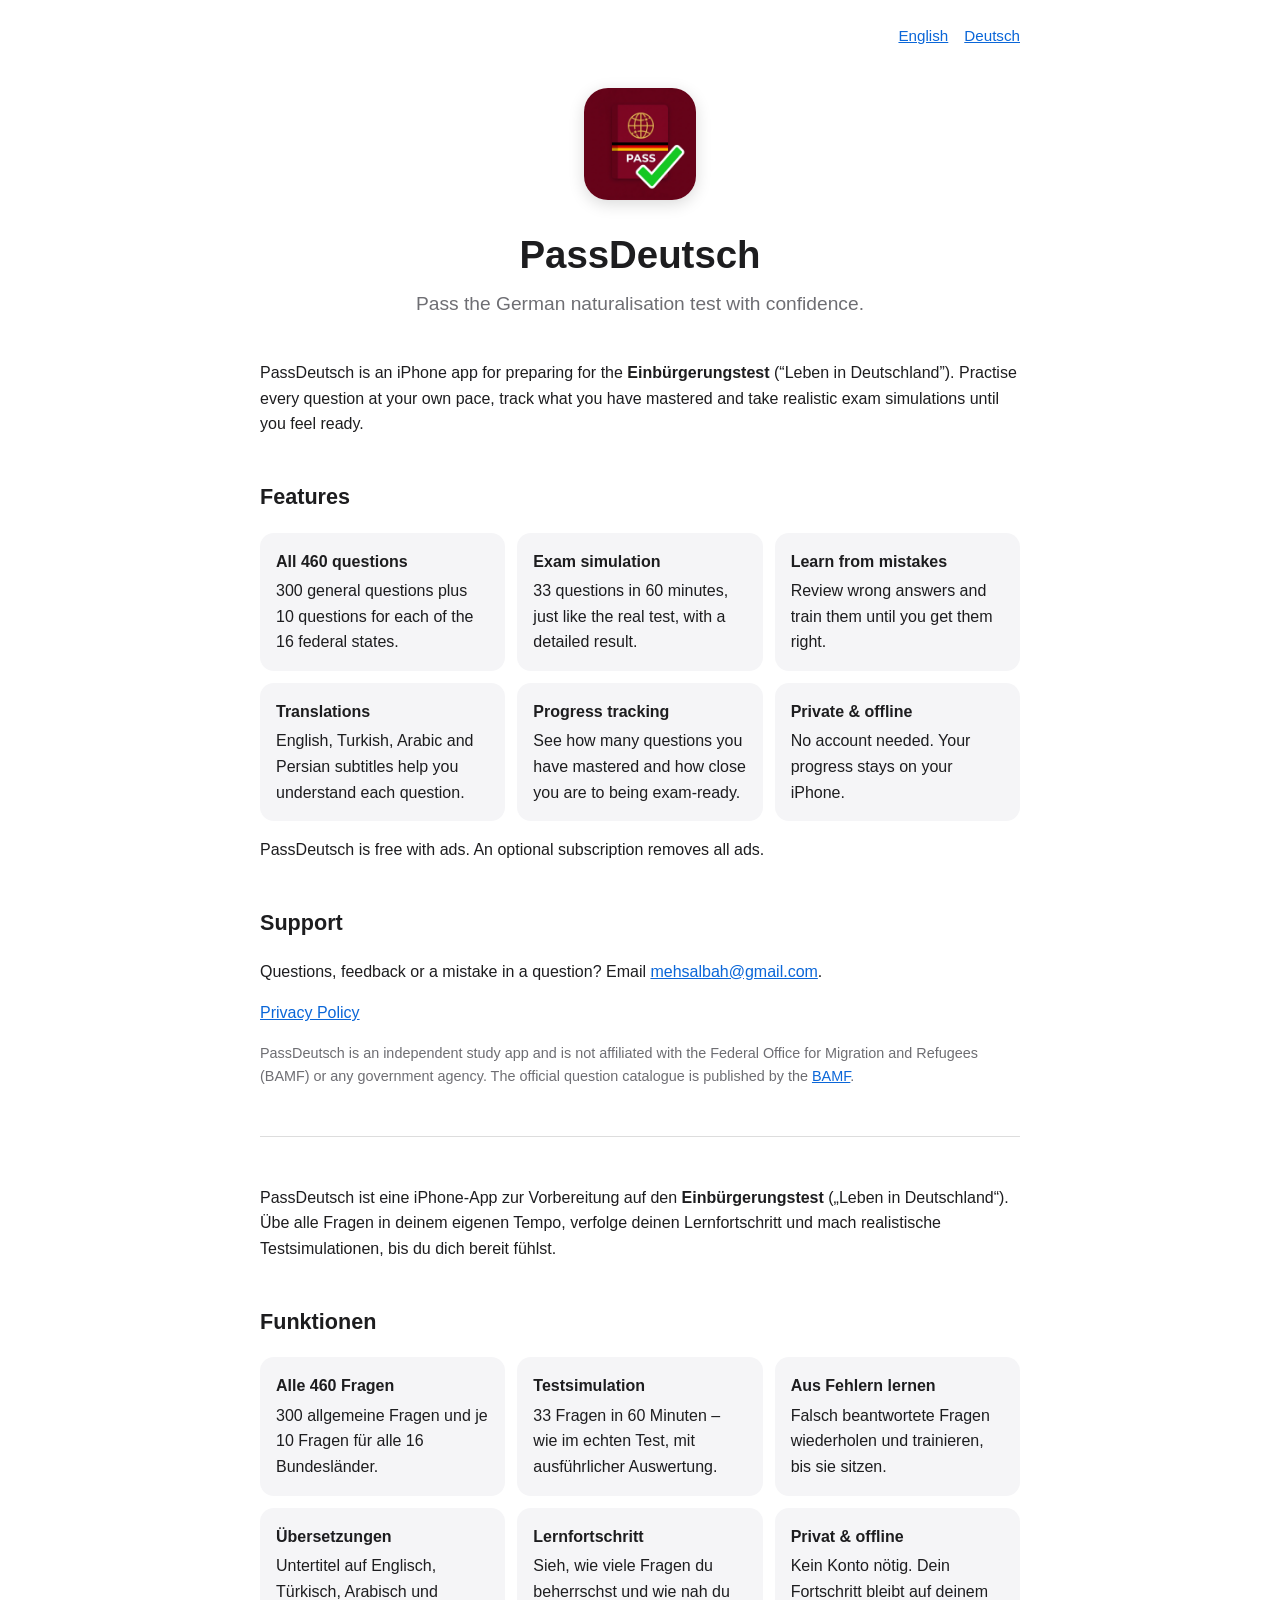
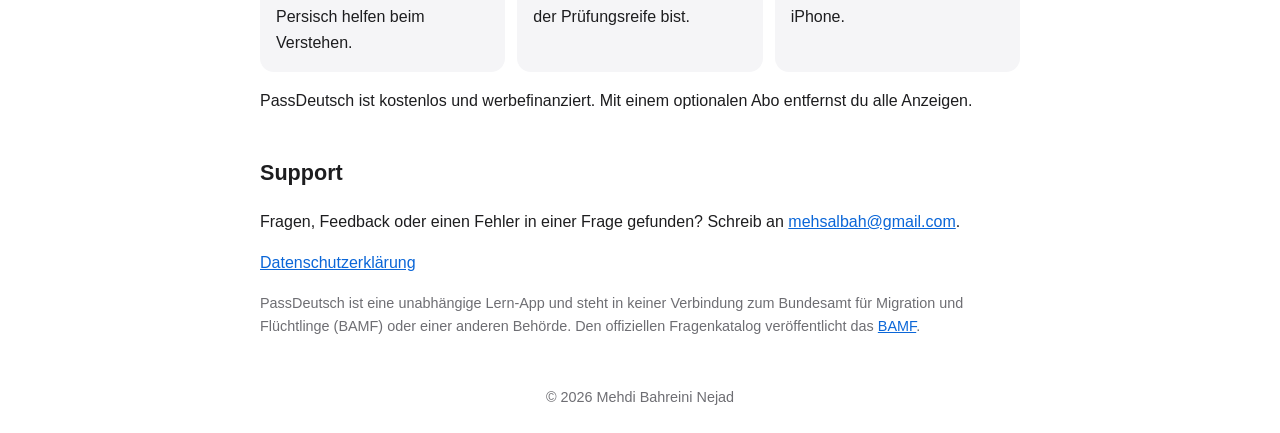
<file: index.html>
<!DOCTYPE html>
<html lang="en">
<head>
<meta charset="utf-8">
<meta name="viewport" content="width=device-width, initial-scale=1">
<title>PassDeutsch – Einbürgerungstest &amp; Leben in Deutschland</title>
<meta name="description" content="PassDeutsch helps you prepare for the German naturalisation test “Leben in Deutschland” with all 460 questions, exam simulation and translations.">
<style>
  :root { --accent: #0a66d8; --muted: #6e6e73; --card: #f5f5f7; --line: #ddd; }
  body { font-family: -apple-system, BlinkMacSystemFont, "Segoe UI", sans-serif; max-width: 760px; margin: 0 auto; padding: 24px; line-height: 1.6; color: #1d1d1f; }
  nav { display: flex; justify-content: flex-end; gap: 16px; font-size: 0.95em; }
  a { color: var(--accent); }
  header { text-align: center; padding: 40px 0 24px; }
  header img { width: 112px; height: 112px; border-radius: 24px; box-shadow: 0 4px 16px rgba(0,0,0,0.15); }
  header h1 { font-size: 2.4em; margin: 16px 0 4px; }
  .tagline { font-size: 1.2em; color: var(--muted); margin: 0; }
  h2 { margin-top: 2em; font-size: 1.35em; }
  .features { display: grid; grid-template-columns: repeat(auto-fit, minmax(220px, 1fr)); gap: 12px; padding: 0; list-style: none; }
  .features li { background: var(--card); border-radius: 14px; padding: 16px; }
  .features strong { display: block; margin-bottom: 4px; }
  .note { font-size: 0.9em; color: var(--muted); }
  hr { margin: 48px 0; border: none; border-top: 1px solid var(--line); }
  footer { font-size: 0.9em; color: var(--muted); text-align: center; margin-top: 48px; }
  @media (prefers-color-scheme: dark) {
    :root { --accent: #6ea8ff; --muted: #a1a1a6; --card: #1c1c1e; --line: #333; }
    body { background: #000; color: #f5f5f7; }
  }
</style>
</head>
<body>

<nav><a href="#en">English</a><a href="#de">Deutsch</a></nav>

<header>
  <img src="passdeutsch/icon.png" alt="PassDeutsch app icon">
  <h1>PassDeutsch</h1>
  <p class="tagline">Pass the German naturalisation test with confidence.</p>
</header>

<section id="en">
<p>PassDeutsch is an iPhone app for preparing for the <strong>Einbürgerungstest</strong> (“Leben in Deutschland”). Practise every question at your own pace, track what you have mastered and take realistic exam simulations until you feel ready.</p>

<h2>Features</h2>
<ul class="features">
  <li><strong>All 460 questions</strong>300 general questions plus 10 questions for each of the 16 federal states.</li>
  <li><strong>Exam simulation</strong>33 questions in 60 minutes, just like the real test, with a detailed result.</li>
  <li><strong>Learn from mistakes</strong>Review wrong answers and train them until you get them right.</li>
  <li><strong>Translations</strong>English, Turkish, Arabic and Persian subtitles help you understand each question.</li>
  <li><strong>Progress tracking</strong>See how many questions you have mastered and how close you are to being exam-ready.</li>
  <li><strong>Private &amp; offline</strong>No account needed. Your progress stays on your iPhone.</li>
</ul>

<p>PassDeutsch is free with ads. An optional subscription removes all ads.</p>

<h2>Support</h2>
<p>Questions, feedback or a mistake in a question? Email <a href="mailto:mehsalbah@gmail.com">mehsalbah@gmail.com</a>.</p>
<p><a href="passdeutsch/privacy.html#en">Privacy Policy</a></p>
<p class="note">PassDeutsch is an independent study app and is not affiliated with the Federal Office for Migration and Refugees (BAMF) or any government agency. The official question catalogue is published by the <a href="https://www.bamf.de/SharedDocs/Anlagen/DE/Integration/Einbuergerung/gesamtfragenkatalog-lebenindeutschland.pdf?__blob=publicationFile">BAMF</a>.</p>
</section>

<hr>

<section id="de" lang="de">
<p>PassDeutsch ist eine iPhone-App zur Vorbereitung auf den <strong>Einbürgerungstest</strong> („Leben in Deutschland“). Übe alle Fragen in deinem eigenen Tempo, verfolge deinen Lernfortschritt und mach realistische Testsimulationen, bis du dich bereit fühlst.</p>

<h2>Funktionen</h2>
<ul class="features">
  <li><strong>Alle 460 Fragen</strong>300 allgemeine Fragen und je 10 Fragen für alle 16 Bundesländer.</li>
  <li><strong>Testsimulation</strong>33 Fragen in 60 Minuten – wie im echten Test, mit ausführlicher Auswertung.</li>
  <li><strong>Aus Fehlern lernen</strong>Falsch beantwortete Fragen wiederholen und trainieren, bis sie sitzen.</li>
  <li><strong>Übersetzungen</strong>Untertitel auf Englisch, Türkisch, Arabisch und Persisch helfen beim Verstehen.</li>
  <li><strong>Lernfortschritt</strong>Sieh, wie viele Fragen du beherrschst und wie nah du der Prüfungsreife bist.</li>
  <li><strong>Privat &amp; offline</strong>Kein Konto nötig. Dein Fortschritt bleibt auf deinem iPhone.</li>
</ul>

<p>PassDeutsch ist kostenlos und werbefinanziert. Mit einem optionalen Abo entfernst du alle Anzeigen.</p>

<h2>Support</h2>
<p>Fragen, Feedback oder einen Fehler in einer Frage gefunden? Schreib an <a href="mailto:mehsalbah@gmail.com">mehsalbah@gmail.com</a>.</p>
<p><a href="passdeutsch/privacy.html#de">Datenschutzerklärung</a></p>
<p class="note">PassDeutsch ist eine unabhängige Lern-App und steht in keiner Verbindung zum Bundesamt für Migration und Flüchtlinge (BAMF) oder einer anderen Behörde. Den offiziellen Fragenkatalog veröffentlicht das <a href="https://www.bamf.de/SharedDocs/Anlagen/DE/Integration/Einbuergerung/gesamtfragenkatalog-lebenindeutschland.pdf?__blob=publicationFile">BAMF</a>.</p>
</section>

<footer>© 2026 Mehdi Bahreini Nejad</footer>

</body>
</html>
</file>
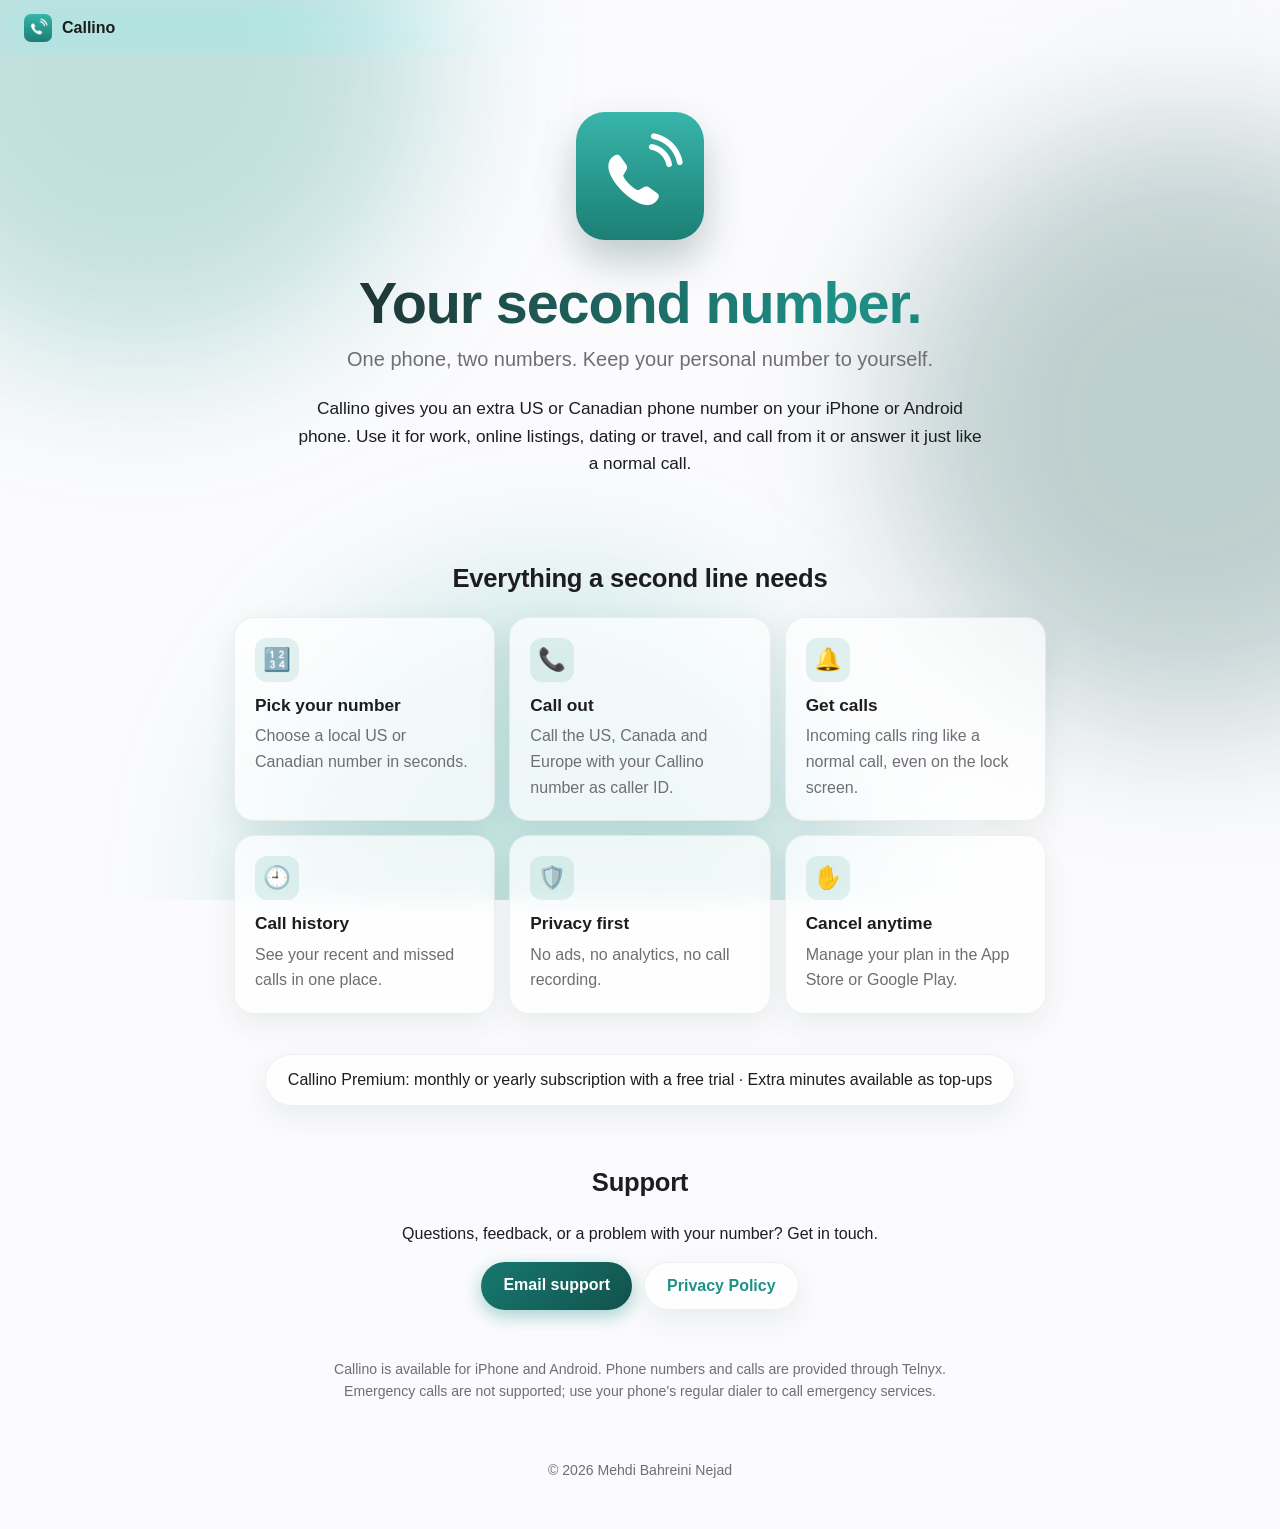
<file: callino/index.html>
<!doctype html>
<html lang="en" class="no-js">
<head>
<meta charset="utf-8">
<meta name="viewport" content="width=device-width, initial-scale=1">
<title>Callino – A second phone number on your phone</title>
<meta name="description" content="Callino gives you a second US or Canadian phone number on iPhone and Android. Call from it, get calls on it, and keep your personal number private.">
<link rel="icon" href="icon.png">
<link rel="apple-touch-icon" href="icon.png">
<link rel="stylesheet" href="style.css">
<script src="site.js" defer></script>
</head>
<body>

<div class="backdrop" aria-hidden="true">
  <div class="blob one"></div>
  <div class="blob two"></div>
  <div class="blob three"></div>
</div>

<header class="topbar">
  <a class="brand" href="./"><img src="icon.png" alt="">Callino</a>
</header>

<main>
  <section class="hero">
    <img class="hero-icon" src="icon.png" alt="Callino app icon">
    <h1>Your second number.</h1>
    <p class="tagline">One phone, two numbers. Keep your personal number to yourself.</p>
    <p class="intro">Callino gives you an extra US or Canadian phone number on your iPhone or Android phone. Use it for work, online listings, dating or travel, and call from it or answer it just like a normal call.</p>
  </section>

  <h2>Everything a second line needs</h2>
  <ul class="features" data-stagger>
    <li class="card reveal"><span class="emoji" aria-hidden="true">🔢</span><strong>Pick your number</strong><span class="text">Choose a local US or Canadian number in seconds.</span></li>
    <li class="card reveal"><span class="emoji" aria-hidden="true">📞</span><strong>Call out</strong><span class="text">Call the US, Canada and Europe with your Callino number as caller ID.</span></li>
    <li class="card reveal"><span class="emoji" aria-hidden="true">🔔</span><strong>Get calls</strong><span class="text">Incoming calls ring like a normal call, even on the lock screen.</span></li>
    <li class="card reveal"><span class="emoji" aria-hidden="true">🕘</span><strong>Call history</strong><span class="text">See your recent and missed calls in one place.</span></li>
    <li class="card reveal"><span class="emoji" aria-hidden="true">🛡️</span><strong>Privacy first</strong><span class="text">No ads, no analytics, no call recording.</span></li>
    <li class="card reveal"><span class="emoji" aria-hidden="true">✋</span><strong>Cancel anytime</strong><span class="text">Manage your plan in the App Store or Google Play.</span></li>
  </ul>

  <p class="pill reveal">Callino Premium: monthly or yearly subscription with a free trial · Extra minutes available as top-ups</p>

  <section class="support reveal" id="support">
    <h2>Support</h2>
    <p>Questions, feedback, or a problem with your number? Get in touch.</p>
    <div class="links">
      <a class="button" href="mailto:mehsalbah@gmail.com">Email support</a>
      <a class="button secondary" href="privacy.html">Privacy Policy</a>
    </div>
  </section>

  <p class="note reveal">Callino is available for iPhone and Android. Phone numbers and calls are provided through Telnyx. Emergency calls are not supported; use your phone's regular dialer to call emergency services.</p>
</main>

<footer>
  © 2026 Mehdi Bahreini Nejad
</footer>

</body>
</html>
</file>
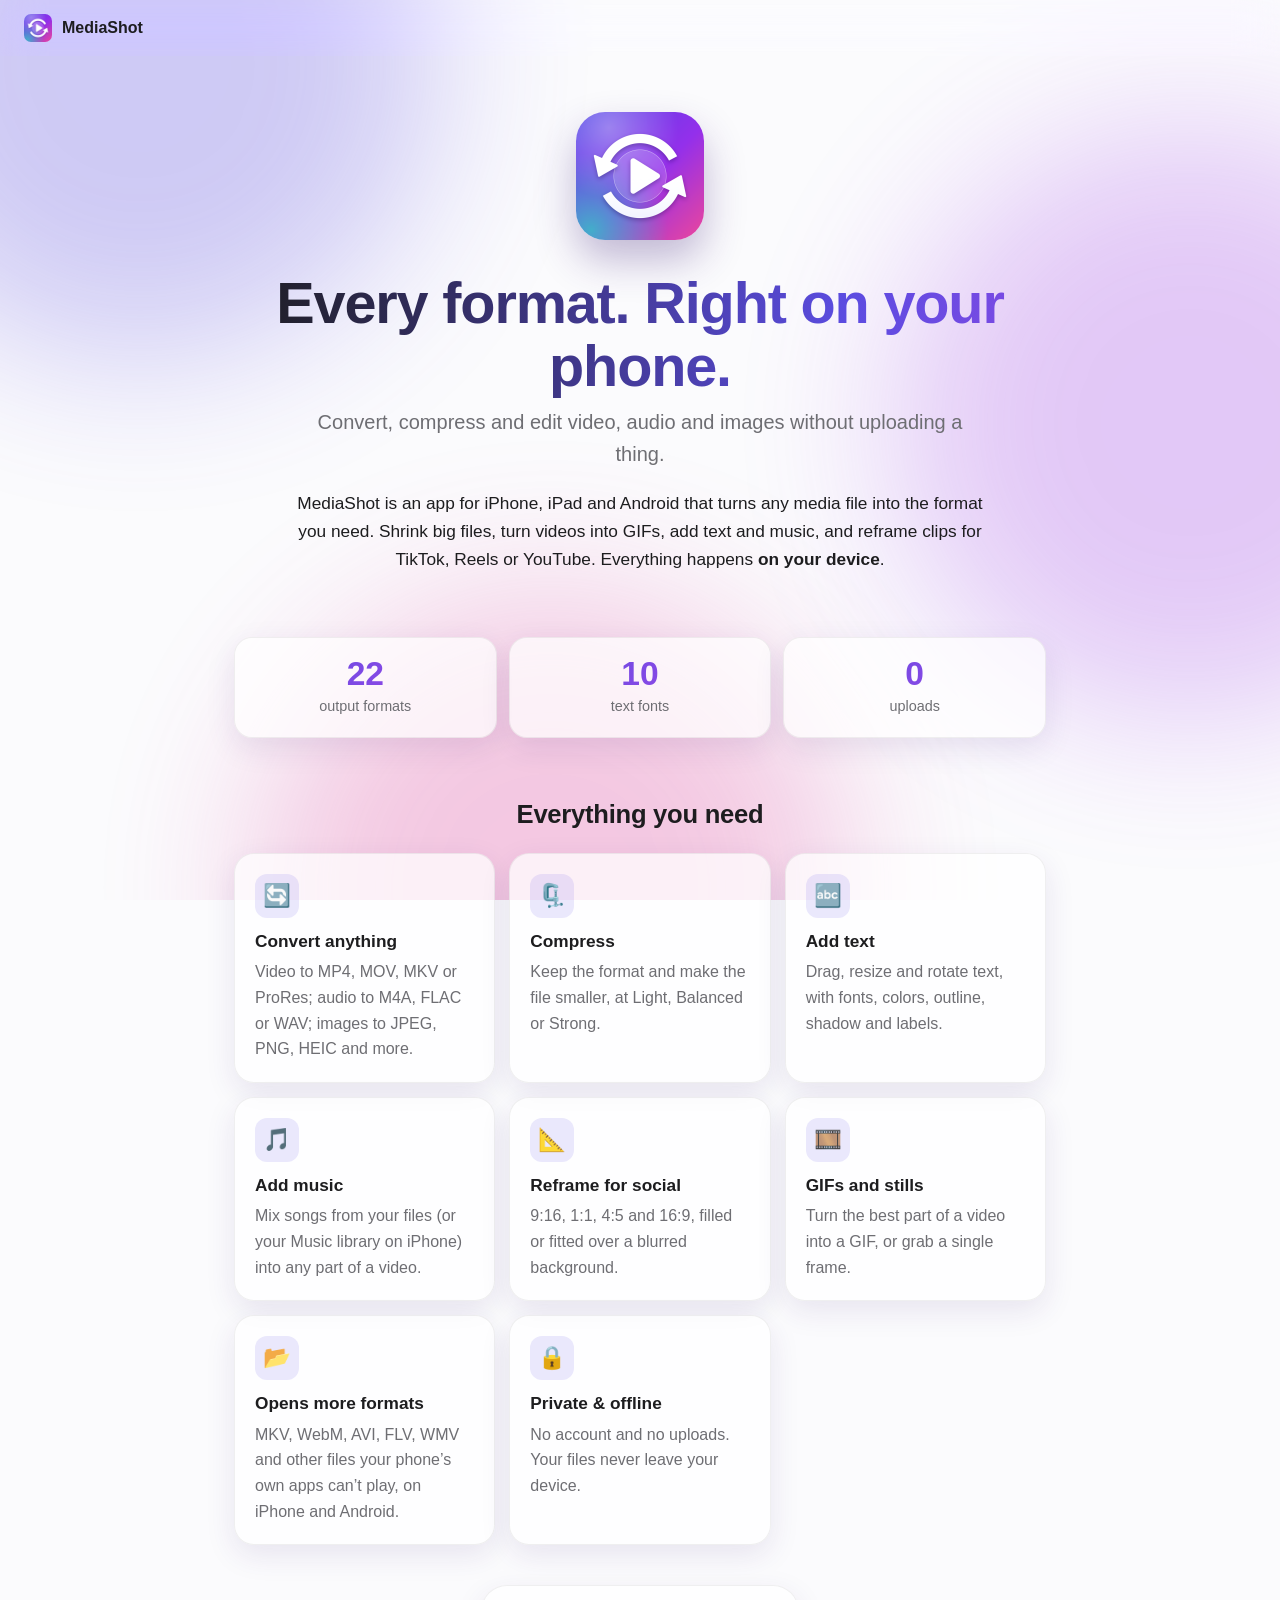
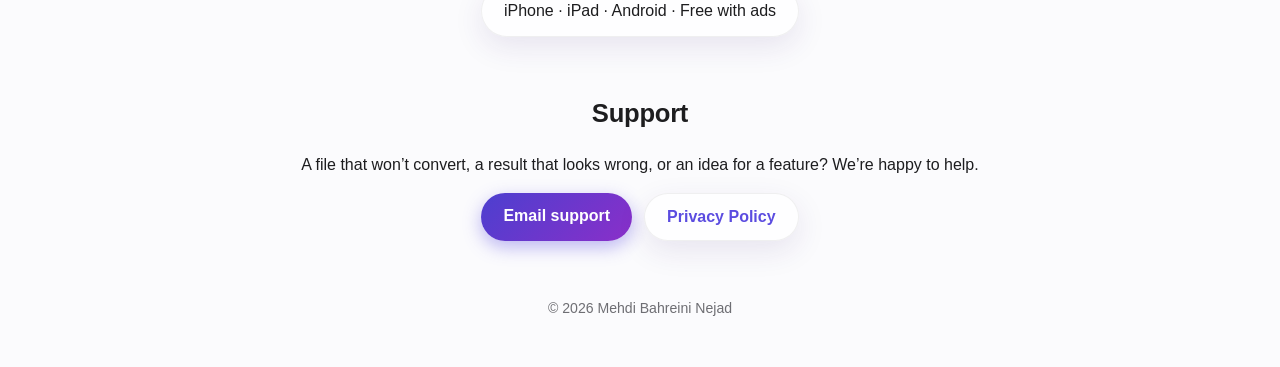
<file: mediashot/index.html>
<!DOCTYPE html>
<html lang="en" class="no-js">
<head>
<meta charset="utf-8">
<meta name="viewport" content="width=device-width, initial-scale=1">
<title>MediaShot – Convert, compress and edit media on iPhone and Android</title>
<meta name="description" content="MediaShot converts, compresses and edits video, audio and images entirely on your iPhone, iPad or Android phone. Add text and music, reframe for social media, and make GIFs.">
<link rel="icon" href="/mediashot/icon.png">
<link rel="stylesheet" href="/mediashot/style.css">
<script src="/mediashot/site.js" defer></script>
</head>
<body>

<div class="backdrop" aria-hidden="true">
  <div class="blob one"></div>
  <div class="blob two"></div>
  <div class="blob three"></div>
</div>

<header class="topbar">
  <a class="brand" href="/mediashot/"><img src="/mediashot/icon.png" alt="">MediaShot</a>
</header>

<main>
  <section class="hero">
    <img class="hero-icon" src="/mediashot/icon.png" alt="MediaShot app icon">
    <h1>Every format. Right on your phone.</h1>
    <p class="tagline">Convert, compress and edit video, audio and images without uploading a thing.</p>
    <p class="intro">MediaShot is an app for iPhone, iPad and Android that turns any media file into the format you need. Shrink big files, turn videos into GIFs, add text and music, and reframe clips for TikTok, Reels or YouTube. Everything happens <strong>on your device</strong>.</p>
  </section>

  <div class="stats reveal" data-stagger>
    <div class="stat"><span class="num" data-count="22">22</span><span class="label">output formats</span></div>
    <div class="stat"><span class="num" data-count="10">10</span><span class="label">text fonts</span></div>
    <div class="stat"><span class="num" data-count="0">0</span><span class="label">uploads</span></div>
  </div>

  <h2 class="reveal">Everything you need</h2>
  <ul class="features" data-stagger>
    <li class="card reveal"><span class="emoji" aria-hidden="true">🔄</span><strong>Convert anything</strong><span class="text">Video to MP4, MOV, MKV or ProRes; audio to M4A, FLAC or WAV; images to JPEG, PNG, HEIC and more.</span></li>
    <li class="card reveal"><span class="emoji" aria-hidden="true">🗜️</span><strong>Compress</strong><span class="text">Keep the format and make the file smaller, at Light, Balanced or Strong.</span></li>
    <li class="card reveal"><span class="emoji" aria-hidden="true">🔤</span><strong>Add text</strong><span class="text">Drag, resize and rotate text, with fonts, colors, outline, shadow and labels.</span></li>
    <li class="card reveal"><span class="emoji" aria-hidden="true">🎵</span><strong>Add music</strong><span class="text">Mix songs from your files (or your Music library on iPhone) into any part of a video.</span></li>
    <li class="card reveal"><span class="emoji" aria-hidden="true">📐</span><strong>Reframe for social</strong><span class="text">9:16, 1:1, 4:5 and 16:9, filled or fitted over a blurred background.</span></li>
    <li class="card reveal"><span class="emoji" aria-hidden="true">🎞️</span><strong>GIFs and stills</strong><span class="text">Turn the best part of a video into a GIF, or grab a single frame.</span></li>
    <li class="card reveal"><span class="emoji" aria-hidden="true">📂</span><strong>Opens more formats</strong><span class="text">MKV, WebM, AVI, FLV, WMV and other files your phone’s own apps can’t play, on iPhone and Android.</span></li>
    <li class="card reveal"><span class="emoji" aria-hidden="true">🔒</span><strong>Private &amp; offline</strong><span class="text">No account and no uploads. Your files never leave your device.</span></li>
  </ul>

  <p class="pill reveal">iPhone · iPad · Android · Free with ads</p>

  <section class="support">
    <h2 class="reveal">Support</h2>
    <p class="reveal">A file that won’t convert, a result that looks wrong, or an idea for a feature? We’re happy to help.</p>
    <div class="links reveal">
      <a class="button" href="mailto:mehsalbah@gmail.com?subject=MediaShot%20support">Email support</a>
      <a class="button secondary" href="/mediashot/privacy.html">Privacy Policy</a>
    </div>
  </section>
</main>

<footer>© 2026 Mehdi Bahreini Nejad</footer>

</body>
</html>
</file>
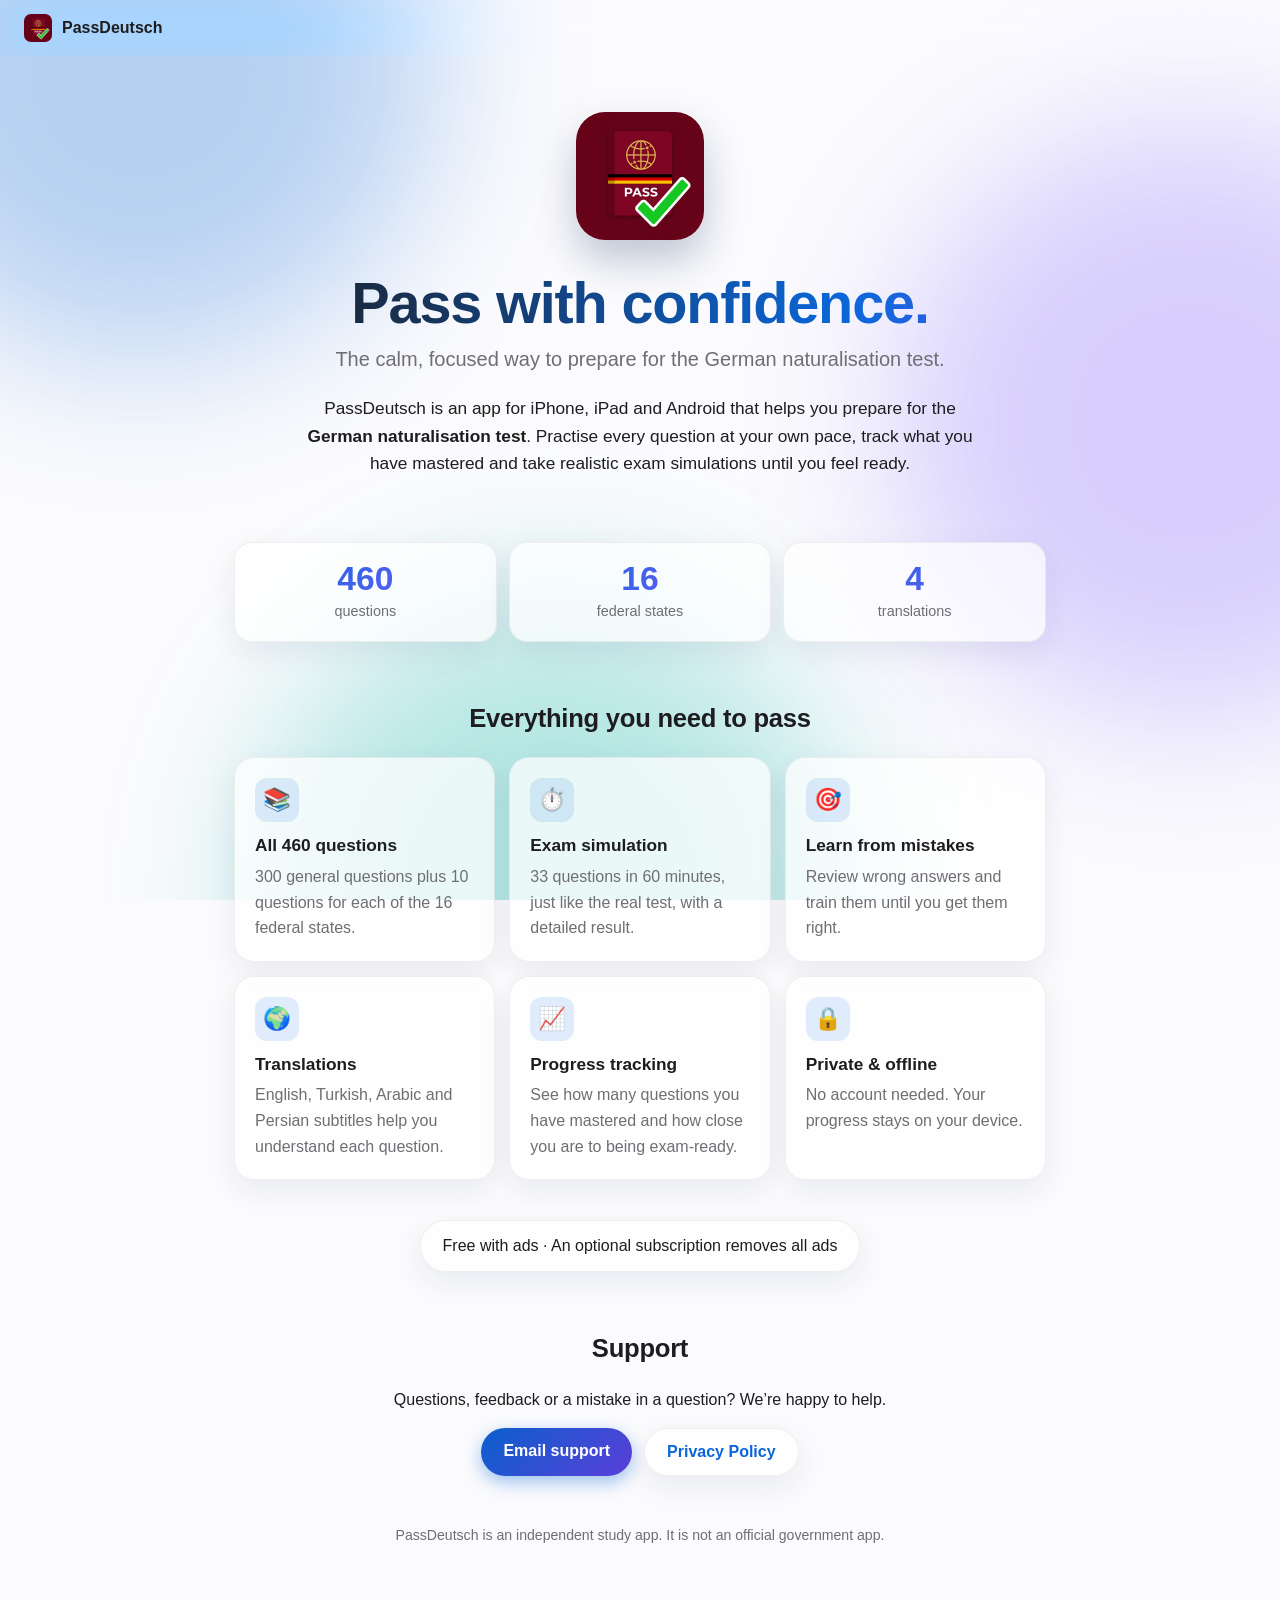
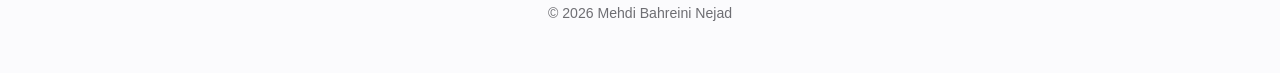
<file: passdeutsch/index.html>
<!DOCTYPE html>
<html lang="en" class="no-js">
<head>
<meta charset="utf-8">
<meta name="viewport" content="width=device-width, initial-scale=1">
<title>PassDeutsch – Prepare for the German naturalisation test</title>
<meta name="description" content="PassDeutsch helps you prepare for the German naturalisation test with all 460 questions, exam simulation and translations.">
<link rel="icon" href="/passdeutsch/icon.png">
<link rel="stylesheet" href="/passdeutsch/style.css">
<script src="/passdeutsch/site.js" defer></script>
</head>
<body>

<div class="backdrop" aria-hidden="true">
  <div class="blob one"></div>
  <div class="blob two"></div>
  <div class="blob three"></div>
</div>

<header class="topbar">
  <a class="brand" href="/passdeutsch/"><img src="/passdeutsch/icon.png" alt="">PassDeutsch</a>
</header>

<main>
  <section class="hero">
    <img class="hero-icon" src="/passdeutsch/icon.png" alt="PassDeutsch app icon">
    <h1>Pass with confidence.</h1>
    <p class="tagline">The calm, focused way to prepare for the German naturalisation test.</p>
    <p class="intro">PassDeutsch is an app for iPhone, iPad and Android that helps you prepare for the <strong>German naturalisation test</strong>. Practise every question at your own pace, track what you have mastered and take realistic exam simulations until you feel ready.</p>
  </section>

  <div class="stats reveal" data-stagger>
    <div class="stat"><span class="num" data-count="460">460</span><span class="label">questions</span></div>
    <div class="stat"><span class="num" data-count="16">16</span><span class="label">federal states</span></div>
    <div class="stat"><span class="num" data-count="4">4</span><span class="label">translations</span></div>
  </div>

  <h2 class="reveal">Everything you need to pass</h2>
  <ul class="features" data-stagger>
    <li class="card reveal"><span class="emoji" aria-hidden="true">📚</span><strong>All 460 questions</strong><span class="text">300 general questions plus 10 questions for each of the 16 federal states.</span></li>
    <li class="card reveal"><span class="emoji" aria-hidden="true">⏱️</span><strong>Exam simulation</strong><span class="text">33 questions in 60 minutes, just like the real test, with a detailed result.</span></li>
    <li class="card reveal"><span class="emoji" aria-hidden="true">🎯</span><strong>Learn from mistakes</strong><span class="text">Review wrong answers and train them until you get them right.</span></li>
    <li class="card reveal"><span class="emoji" aria-hidden="true">🌍</span><strong>Translations</strong><span class="text">English, Turkish, Arabic and Persian subtitles help you understand each question.</span></li>
    <li class="card reveal"><span class="emoji" aria-hidden="true">📈</span><strong>Progress tracking</strong><span class="text">See how many questions you have mastered and how close you are to being exam-ready.</span></li>
    <li class="card reveal"><span class="emoji" aria-hidden="true">🔒</span><strong>Private &amp; offline</strong><span class="text">No account needed. Your progress stays on your device.</span></li>
  </ul>

  <p class="pill reveal">Free with ads · An optional subscription removes all ads</p>

  <section class="support">
    <h2 class="reveal">Support</h2>
    <p class="reveal">Questions, feedback or a mistake in a question? We’re happy to help.</p>
    <div class="links reveal">
      <a class="button" href="mailto:mehsalbah@gmail.com">Email support</a>
      <a class="button secondary" href="/passdeutsch/privacy.html">Privacy Policy</a>
    </div>
  </section>

  <p class="note reveal">PassDeutsch is an independent study app. It is not an official government app.</p>
</main>

<footer>© 2026 Mehdi Bahreini Nejad</footer>

</body>
</html>
</file>
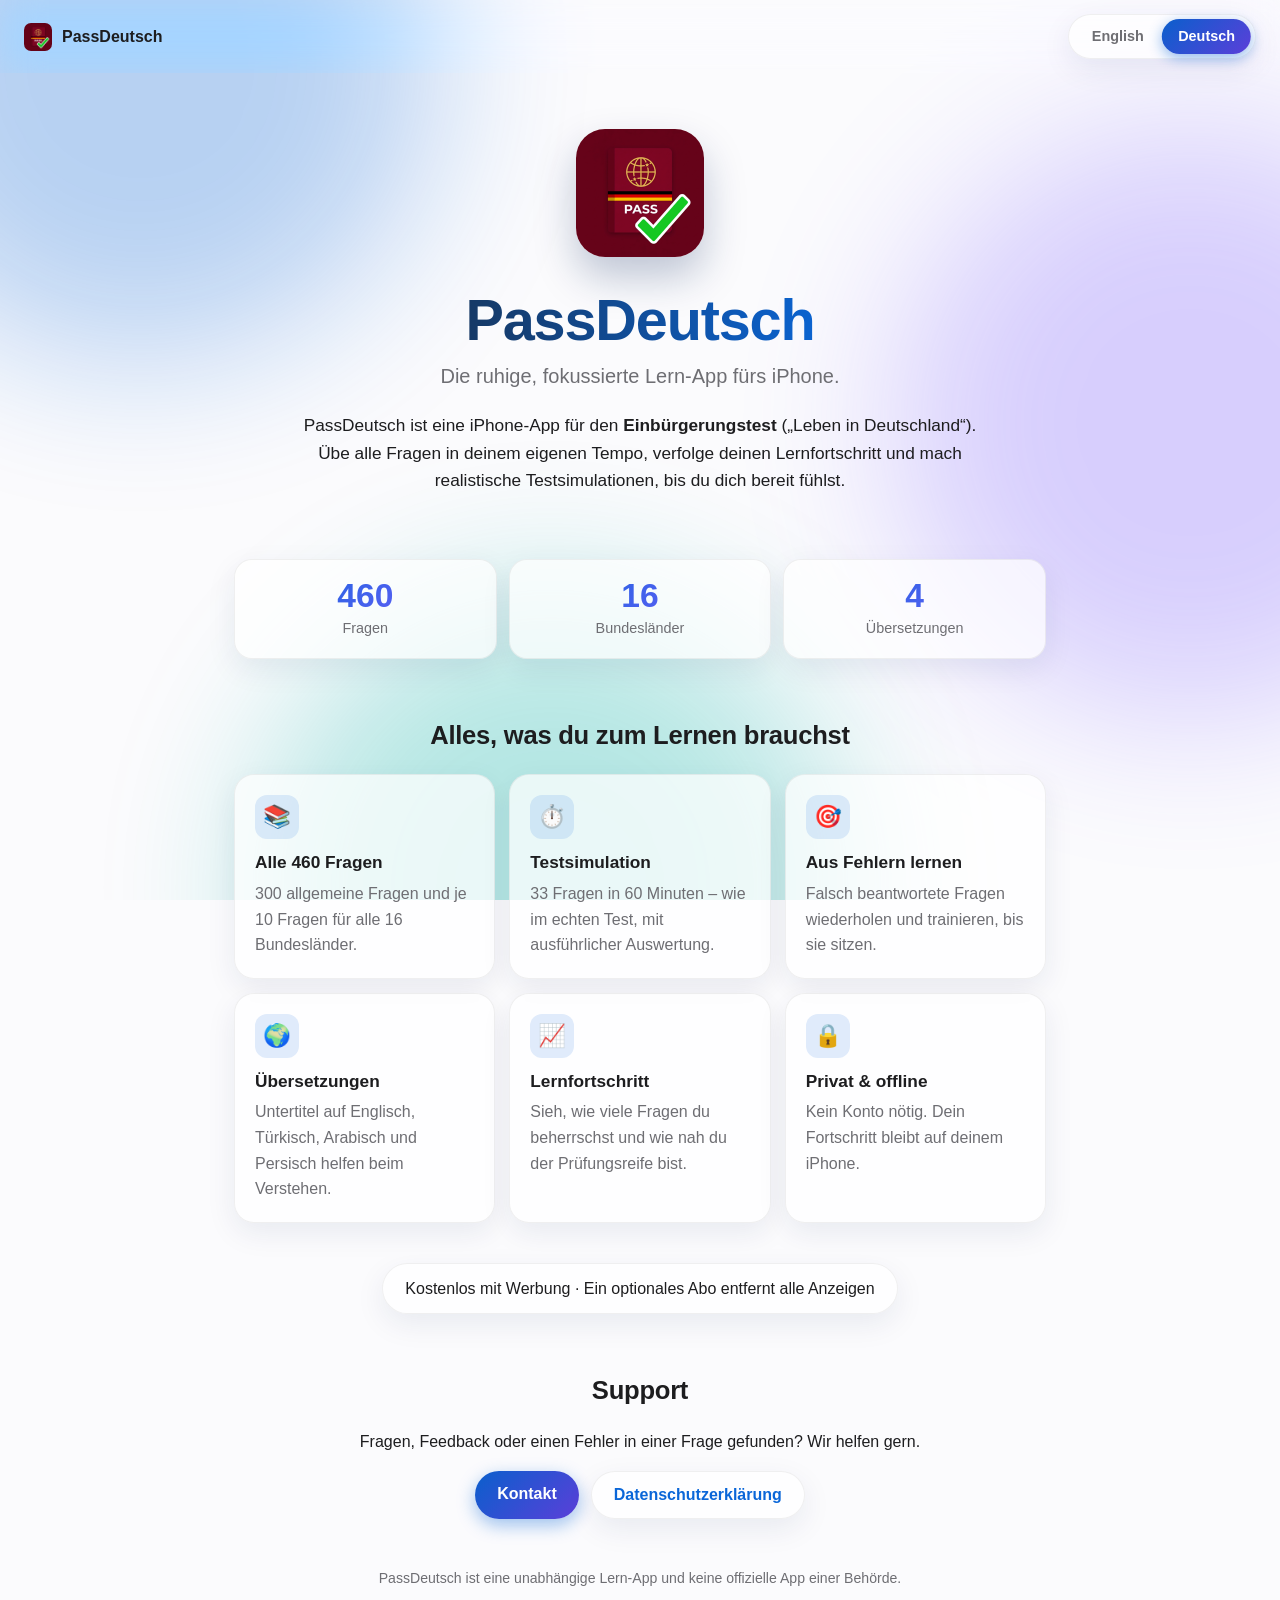
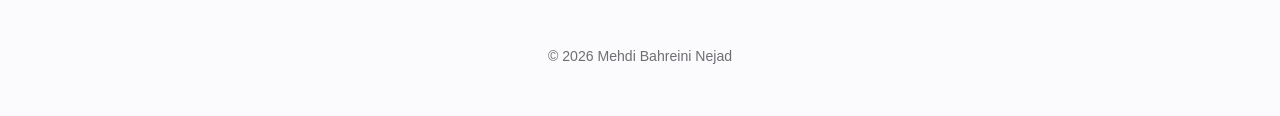
<file: passdeutsch/de/index.html>
<!DOCTYPE html>
<html lang="de" class="no-js">
<head>
<meta charset="utf-8">
<meta name="viewport" content="width=device-width, initial-scale=1">
<title>PassDeutsch – Lern-App fürs iPhone</title>
<meta name="description" content="Wie die iPhone-App PassDeutsch dir beim Lernen für „Leben in Deutschland“ hilft.">
<link rel="alternate" hreflang="en" href="https://mahdibn.github.io/passdeutsch/">
<link rel="alternate" hreflang="de" href="https://mahdibn.github.io/passdeutsch/de/">
<link rel="icon" href="/passdeutsch/icon.png">
<link rel="stylesheet" href="/passdeutsch/style.css">
<script src="/passdeutsch/site.js" defer></script>
</head>
<body>

<div class="backdrop" aria-hidden="true">
  <div class="blob one"></div>
  <div class="blob two"></div>
  <div class="blob three"></div>
</div>

<header class="topbar">
  <a class="brand" href="/passdeutsch/de/"><img src="/passdeutsch/icon.png" alt="">PassDeutsch</a>
  <nav class="lang-switch" aria-label="Sprache">
    <span class="lang-thumb" aria-hidden="true"></span>
    <a href="/passdeutsch/" hreflang="en" lang="en">English</a>
    <a href="/passdeutsch/de/" hreflang="de" lang="de" aria-current="page">Deutsch</a>
  </nav>
</header>

<main>
  <section class="hero">
    <img class="hero-icon" src="/passdeutsch/icon.png" alt="App-Symbol von PassDeutsch">
    <h1>PassDeutsch</h1>
    <p class="tagline">Die ruhige, fokussierte Lern-App fürs iPhone.</p>
    <p class="intro">PassDeutsch ist eine iPhone-App für den <strong>Einbürgerungstest</strong> („Leben in Deutschland“). Übe alle Fragen in deinem eigenen Tempo, verfolge deinen Lernfortschritt und mach realistische Testsimulationen, bis du dich bereit fühlst.</p>
  </section>

  <div class="stats reveal" data-stagger>
    <div class="stat"><span class="num" data-count="460">460</span><span class="label">Fragen</span></div>
    <div class="stat"><span class="num" data-count="16">16</span><span class="label">Bundesländer</span></div>
    <div class="stat"><span class="num" data-count="4">4</span><span class="label">Übersetzungen</span></div>
  </div>

  <h2 class="reveal">Alles, was du zum Lernen brauchst</h2>
  <ul class="features" data-stagger>
    <li class="card reveal"><span class="emoji" aria-hidden="true">📚</span><strong>Alle 460 Fragen</strong><span class="text">300 allgemeine Fragen und je 10 Fragen für alle 16 Bundesländer.</span></li>
    <li class="card reveal"><span class="emoji" aria-hidden="true">⏱️</span><strong>Testsimulation</strong><span class="text">33 Fragen in 60 Minuten – wie im echten Test, mit ausführlicher Auswertung.</span></li>
    <li class="card reveal"><span class="emoji" aria-hidden="true">🎯</span><strong>Aus Fehlern lernen</strong><span class="text">Falsch beantwortete Fragen wiederholen und trainieren, bis sie sitzen.</span></li>
    <li class="card reveal"><span class="emoji" aria-hidden="true">🌍</span><strong>Übersetzungen</strong><span class="text">Untertitel auf Englisch, Türkisch, Arabisch und Persisch helfen beim Verstehen.</span></li>
    <li class="card reveal"><span class="emoji" aria-hidden="true">📈</span><strong>Lernfortschritt</strong><span class="text">Sieh, wie viele Fragen du beherrschst und wie nah du der Prüfungsreife bist.</span></li>
    <li class="card reveal"><span class="emoji" aria-hidden="true">🔒</span><strong>Privat &amp; offline</strong><span class="text">Kein Konto nötig. Dein Fortschritt bleibt auf deinem iPhone.</span></li>
  </ul>

  <p class="pill reveal">Kostenlos mit Werbung · Ein optionales Abo entfernt alle Anzeigen</p>

  <section class="support">
    <h2 class="reveal">Support</h2>
    <p class="reveal">Fragen, Feedback oder einen Fehler in einer Frage gefunden? Wir helfen gern.</p>
    <div class="links reveal">
      <a class="button" href="mailto:mehsalbah@gmail.com">Kontakt</a>
      <a class="button secondary" href="/passdeutsch/de/privacy.html">Datenschutzerklärung</a>
    </div>
  </section>

  <p class="note reveal">PassDeutsch ist eine unabhängige Lern-App und keine offizielle App einer Behörde.</p>
</main>

<footer>© 2026 Mehdi Bahreini Nejad</footer>

</body>
</html>
</file>
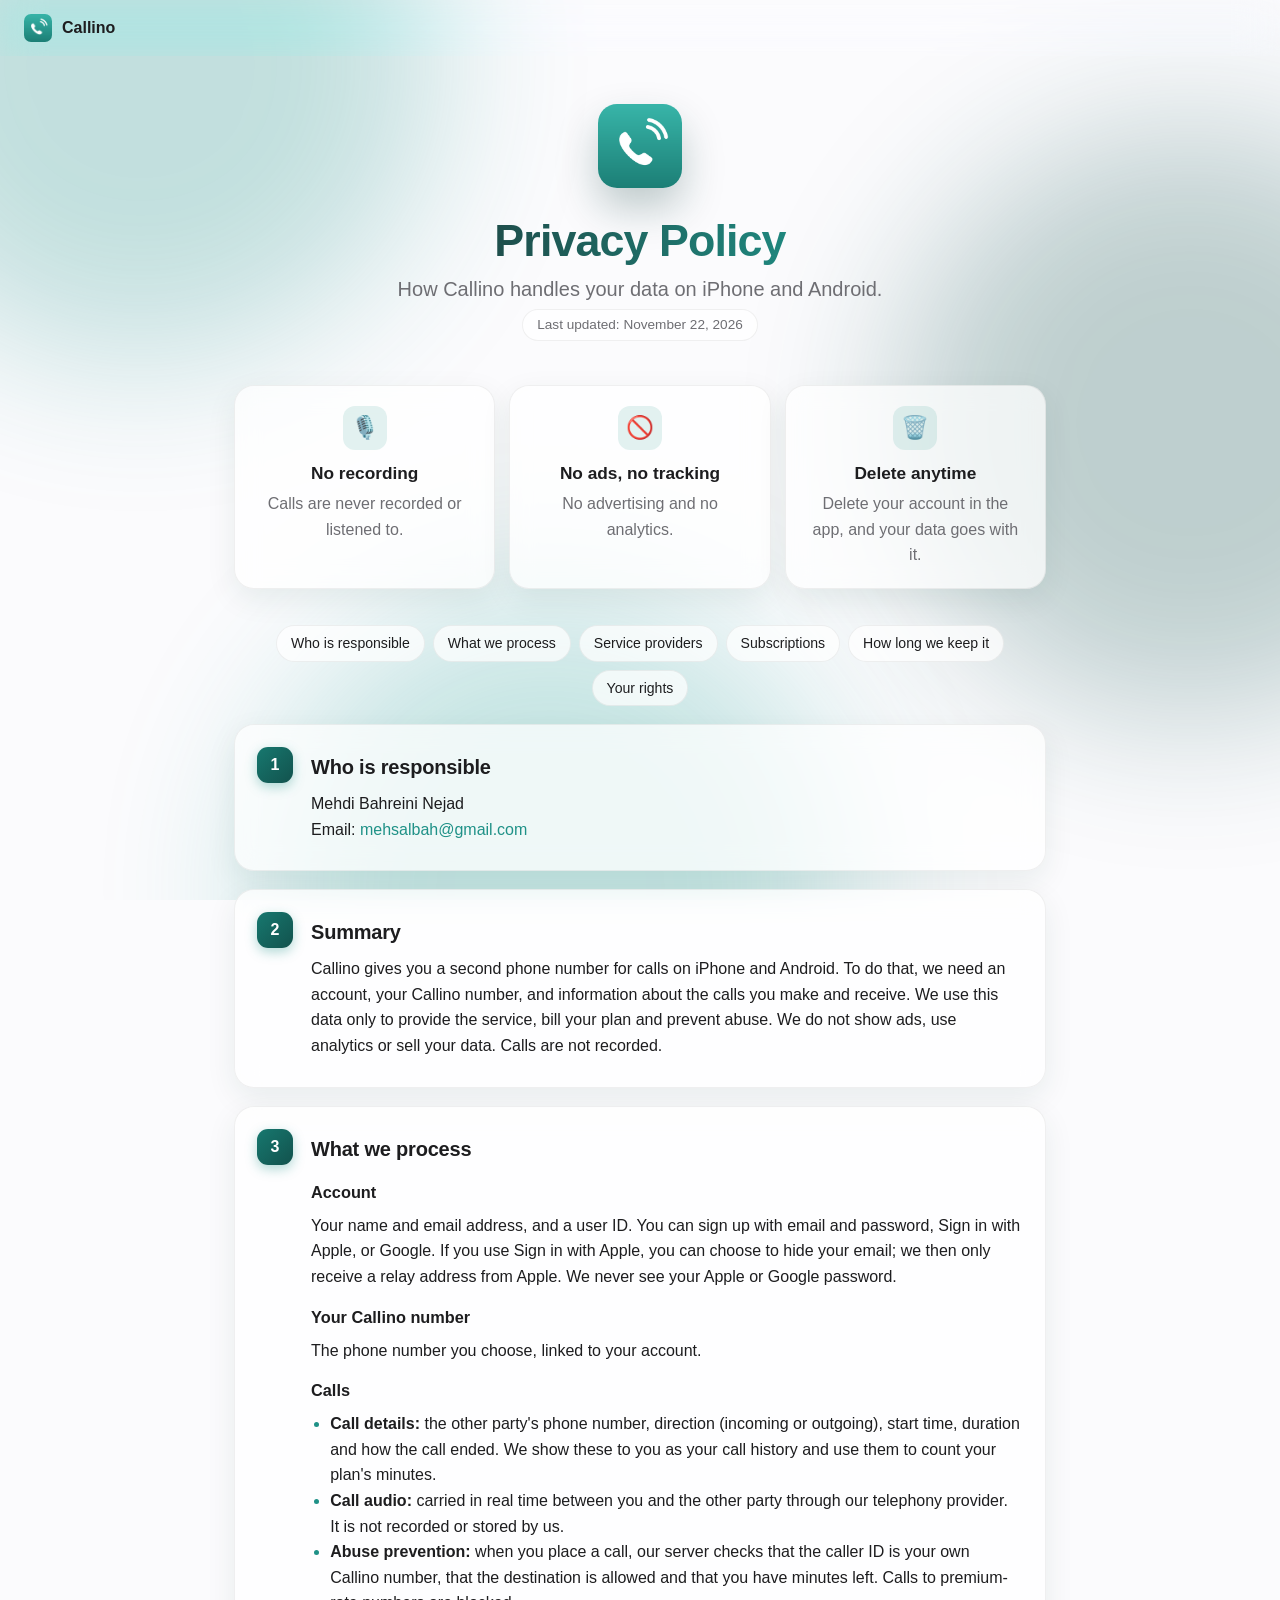
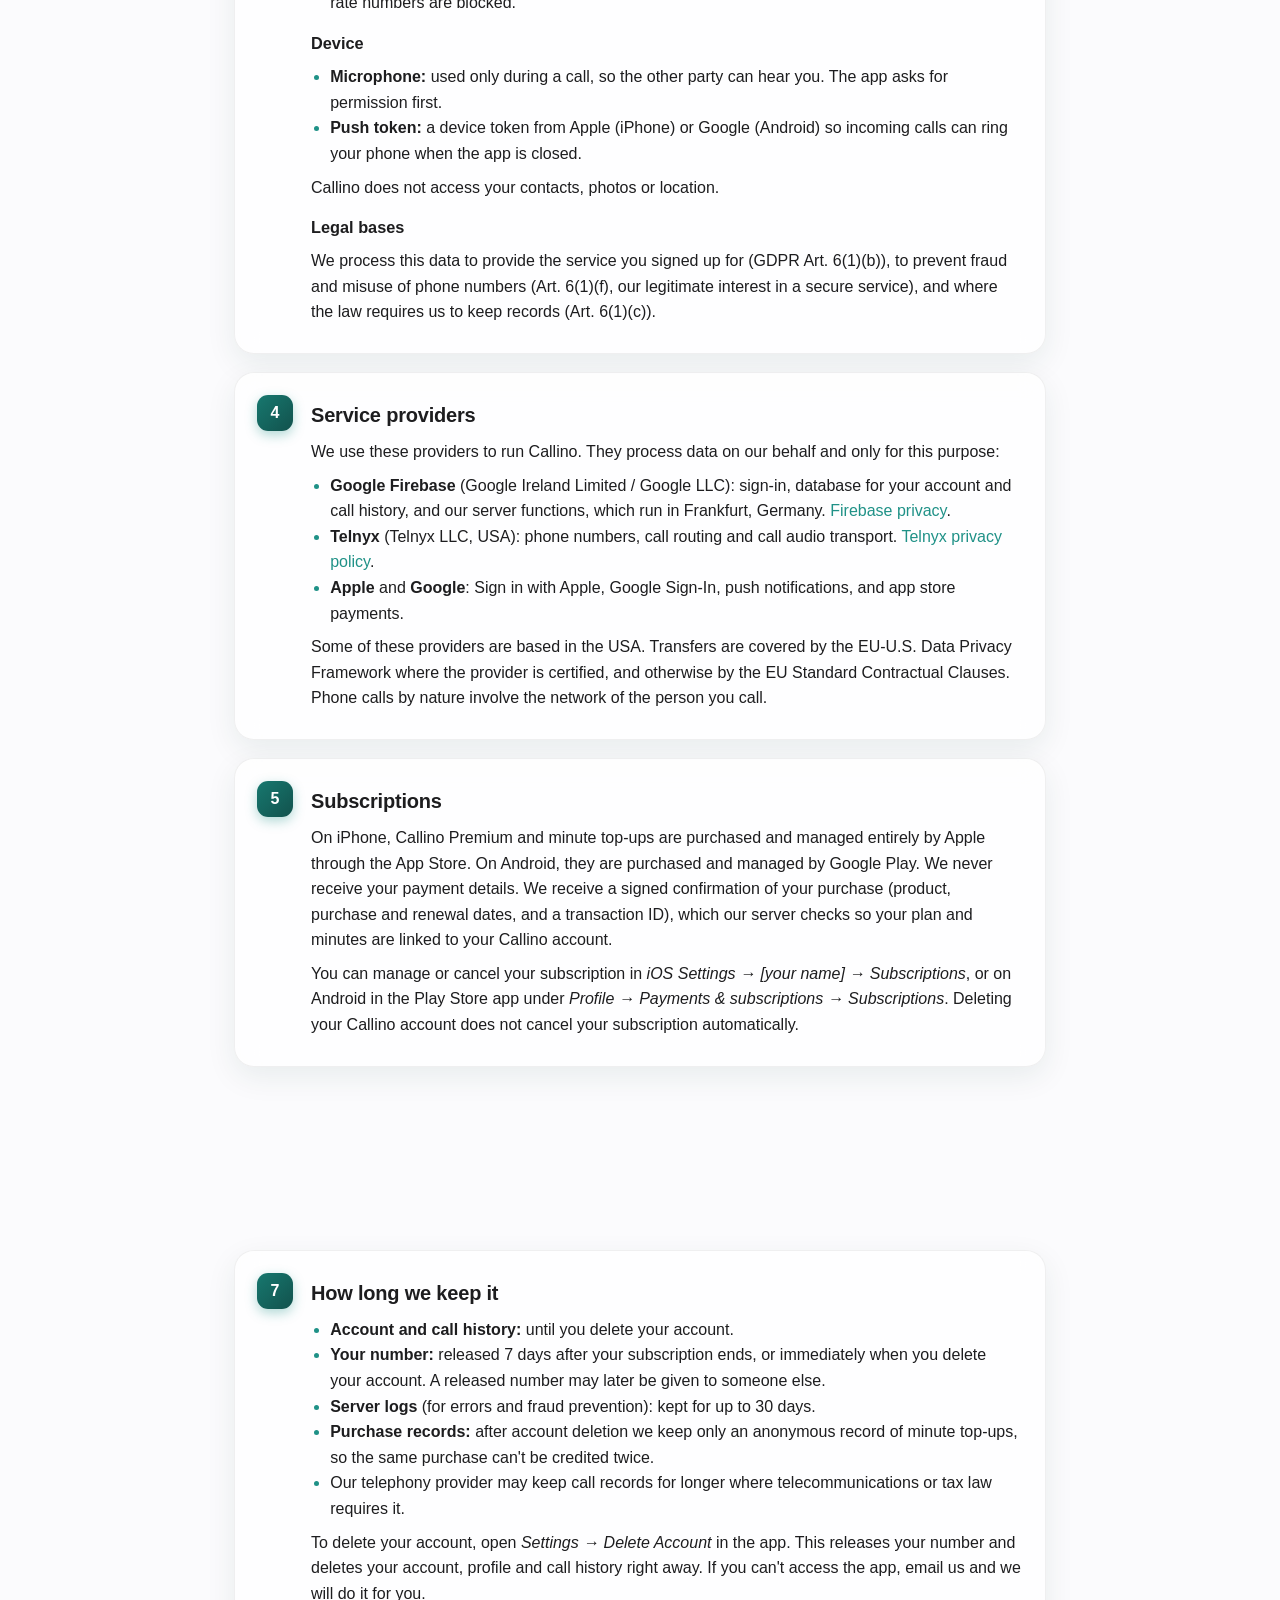
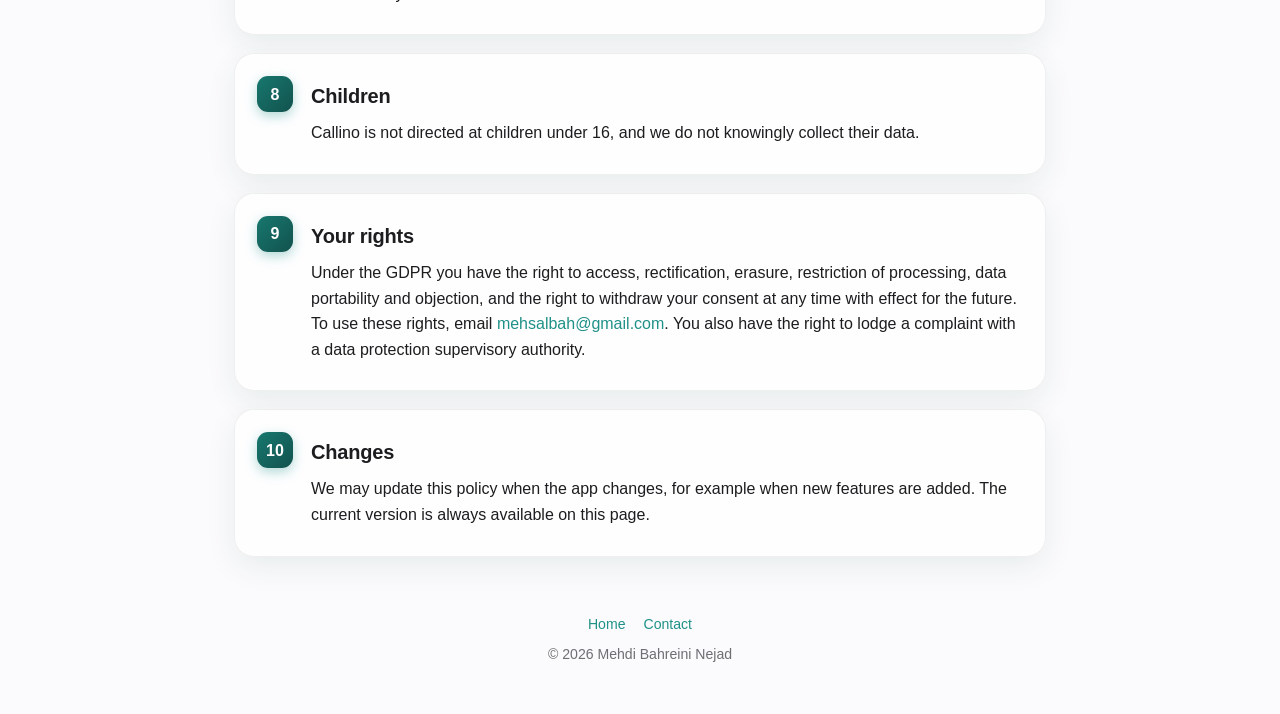
<file: callino/privacy.html>
<!doctype html>
<html lang="en" class="no-js">
<head>
<meta charset="utf-8">
<meta name="viewport" content="width=device-width, initial-scale=1">
<title>Privacy Policy – Callino</title>
<meta name="description" content="How the Callino app for iPhone and Android handles your data.">
<link rel="icon" href="icon.png">
<link rel="stylesheet" href="style.css">
<script src="site.js" defer></script>
</head>
<body>

<div class="backdrop" aria-hidden="true">
  <div class="blob one"></div>
  <div class="blob two"></div>
  <div class="blob three"></div>
</div>

<header class="topbar">
  <a class="brand" href="./"><img src="icon.png" alt="">Callino</a>
</header>

<main>
  <section class="doc-hero">
    <img class="hero-icon" src="icon.png" alt="Callino app icon">
    <h1>Privacy Policy</h1>
    <p class="tagline">How Callino handles your data on iPhone and Android.</p>
    <span class="chip">Last updated: November 22, 2026</span>
  </section>

  <ul class="features highlights" data-stagger>
    <li class="card reveal"><span class="emoji" aria-hidden="true">🎙️</span><strong>No recording</strong><span class="text">Calls are never recorded or listened to.</span></li>
    <li class="card reveal"><span class="emoji" aria-hidden="true">🚫</span><strong>No ads, no tracking</strong><span class="text">No advertising and no analytics.</span></li>
    <li class="card reveal"><span class="emoji" aria-hidden="true">🗑️</span><strong>Delete anytime</strong><span class="text">Delete your account in the app, and your data goes with it.</span></li>
  </ul>

  <ul class="toc reveal">
    <li><a href="#responsible">Who is responsible</a></li>
    <li><a href="#data">What we process</a></li>
    <li><a href="#providers">Service providers</a></li>
    <li><a href="#subscriptions">Subscriptions</a></li>
    <li><a href="#retention">How long we keep it</a></li>
    <li><a href="#rights">Your rights</a></li>
  </ul>

  <section class="doc-section reveal" id="responsible">
    <span class="index">1</span>
    <h2>Who is responsible</h2>
    <p>Mehdi Bahreini Nejad<br>Email: <a href="mailto:mehsalbah@gmail.com">mehsalbah@gmail.com</a></p>
  </section>

  <section class="doc-section reveal" id="summary">
    <span class="index">2</span>
    <h2>Summary</h2>
    <p>Callino gives you a second phone number for calls on iPhone and Android. To do that, we need an account, your Callino number, and information about the calls you make and receive. We use this data only to provide the service, bill your plan and prevent abuse. We do not show ads, use analytics or sell your data. Calls are not recorded.</p>
  </section>

  <section class="doc-section reveal" id="data">
    <span class="index">3</span>
    <h2>What we process</h2>
    <h3>Account</h3>
    <p>Your name and email address, and a user ID. You can sign up with email and password, Sign in with Apple, or Google. If you use Sign in with Apple, you can choose to hide your email; we then only receive a relay address from Apple. We never see your Apple or Google password.</p>
    <h3>Your Callino number</h3>
    <p>The phone number you choose, linked to your account.</p>
    <h3>Calls</h3>
    <ul>
      <li><strong>Call details:</strong> the other party's phone number, direction (incoming or outgoing), start time, duration and how the call ended. We show these to you as your call history and use them to count your plan's minutes.</li>
      <li><strong>Call audio:</strong> carried in real time between you and the other party through our telephony provider. It is not recorded or stored by us.</li>
      <li><strong>Abuse prevention:</strong> when you place a call, our server checks that the caller ID is your own Callino number, that the destination is allowed and that you have minutes left. Calls to premium-rate numbers are blocked.</li>
    </ul>
    <h3>Device</h3>
    <ul>
      <li><strong>Microphone:</strong> used only during a call, so the other party can hear you. The app asks for permission first.</li>
      <li><strong>Push token:</strong> a device token from Apple (iPhone) or Google (Android) so incoming calls can ring your phone when the app is closed.</li>
    </ul>
    <p>Callino does not access your contacts, photos or location.</p>
    <h3>Legal bases</h3>
    <p>We process this data to provide the service you signed up for (GDPR Art. 6(1)(b)), to prevent fraud and misuse of phone numbers (Art. 6(1)(f), our legitimate interest in a secure service), and where the law requires us to keep records (Art. 6(1)(c)).</p>
  </section>

  <section class="doc-section reveal" id="providers">
    <span class="index">4</span>
    <h2>Service providers</h2>
    <p>We use these providers to run Callino. They process data on our behalf and only for this purpose:</p>
    <ul>
      <li><strong>Google Firebase</strong> (Google Ireland Limited / Google LLC): sign-in, database for your account and call history, and our server functions, which run in Frankfurt, Germany. <a href="https://firebase.google.com/support/privacy">Firebase privacy</a>.</li>
      <li><strong>Telnyx</strong> (Telnyx LLC, USA): phone numbers, call routing and call audio transport. <a href="https://telnyx.com/privacy-policy">Telnyx privacy policy</a>.</li>
      <li><strong>Apple</strong> and <strong>Google</strong>: Sign in with Apple, Google Sign-In, push notifications, and app store payments.</li>
    </ul>
    <p>Some of these providers are based in the USA. Transfers are covered by the EU-U.S. Data Privacy Framework where the provider is certified, and otherwise by the EU Standard Contractual Clauses. Phone calls by nature involve the network of the person you call.</p>
  </section>

  <section class="doc-section reveal" id="subscriptions">
    <span class="index">5</span>
    <h2>Subscriptions</h2>
    <p>On iPhone, Callino Premium and minute top-ups are purchased and managed entirely by Apple through the App Store. On Android, they are purchased and managed by Google Play. We never receive your payment details. We receive a signed confirmation of your purchase (product, purchase and renewal dates, and a transaction ID), which our server checks so your plan and minutes are linked to your Callino account.</p>
    <p>You can manage or cancel your subscription in <em>iOS Settings → [your name] → Subscriptions</em>, or on Android in the Play Store app under <em>Profile → Payments &amp; subscriptions → Subscriptions</em>. Deleting your Callino account does not cancel your subscription automatically.</p>
  </section>

  <section class="doc-section reveal" id="tracking">
    <span class="index">6</span>
    <h2>No ads, no tracking</h2>
    <p>The app shows no ads and uses no analytics or advertising tools. We do not track you across other apps or websites, and we do not sell or share your data for marketing.</p>
  </section>

  <section class="doc-section reveal" id="retention">
    <span class="index">7</span>
    <h2>How long we keep it</h2>
    <ul>
      <li><strong>Account and call history:</strong> until you delete your account.</li>
      <li><strong>Your number:</strong> released 7 days after your subscription ends, or immediately when you delete your account. A released number may later be given to someone else.</li>
      <li><strong>Server logs</strong> (for errors and fraud prevention): kept for up to 30 days.</li>
      <li><strong>Purchase records:</strong> after account deletion we keep only an anonymous record of minute top-ups, so the same purchase can't be credited twice.</li>
      <li>Our telephony provider may keep call records for longer where telecommunications or tax law requires it.</li>
    </ul>
    <p>To delete your account, open <em>Settings → Delete Account</em> in the app. This releases your number and deletes your account, profile and call history right away. If you can't access the app, email us and we will do it for you.</p>
  </section>

  <section class="doc-section reveal" id="children">
    <span class="index">8</span>
    <h2>Children</h2>
    <p>Callino is not directed at children under 16, and we do not knowingly collect their data.</p>
  </section>

  <section class="doc-section reveal" id="rights">
    <span class="index">9</span>
    <h2>Your rights</h2>
    <p>Under the GDPR you have the right to access, rectification, erasure, restriction of processing, data portability and objection, and the right to withdraw your consent at any time with effect for the future. To use these rights, email <a href="mailto:mehsalbah@gmail.com">mehsalbah@gmail.com</a>. You also have the right to lodge a complaint with a data protection supervisory authority.</p>
  </section>

  <section class="doc-section reveal" id="changes">
    <span class="index">10</span>
    <h2>Changes</h2>
    <p>We may update this policy when the app changes, for example when new features are added. The current version is always available on this page.</p>
  </section>
</main>

<footer>
  <div class="footer-links"><a href="./">Home</a><a href="mailto:mehsalbah@gmail.com">Contact</a></div>
  © 2026 Mehdi Bahreini Nejad
</footer>

</body>
</html>
</file>
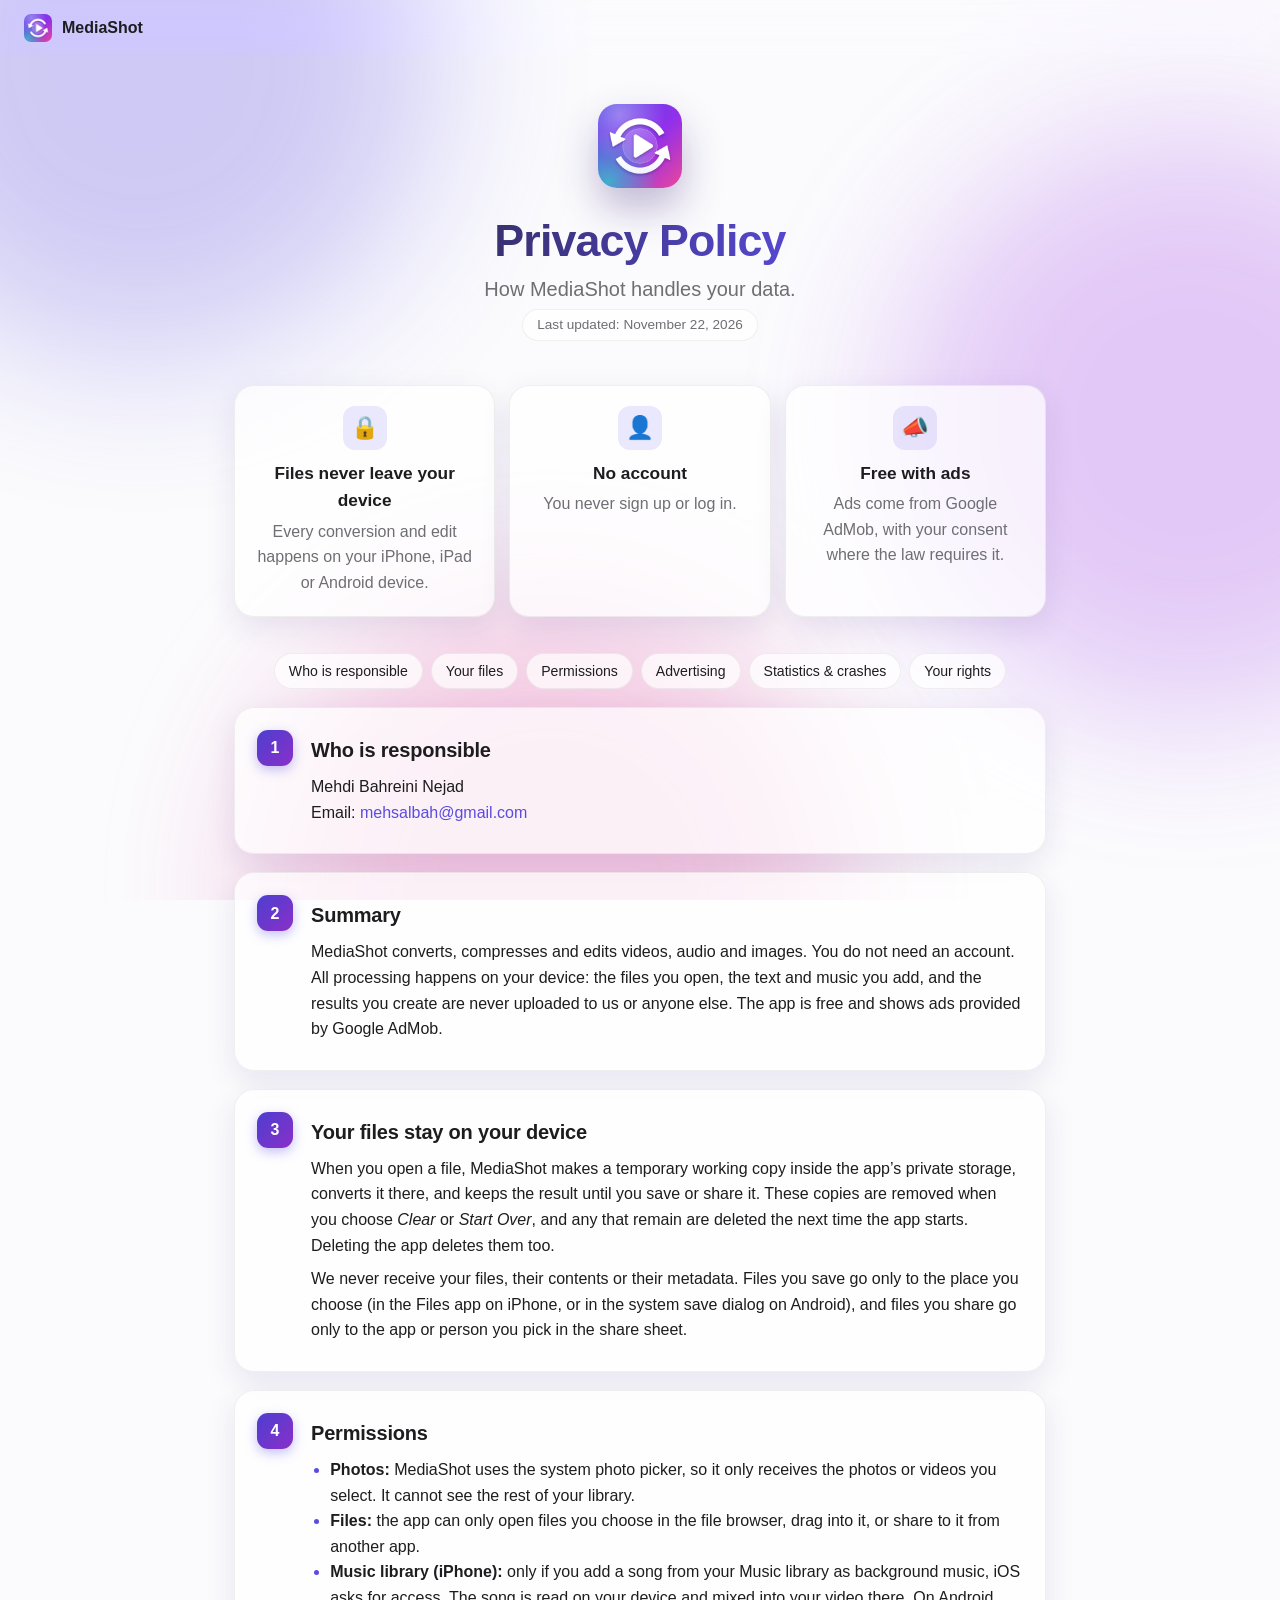
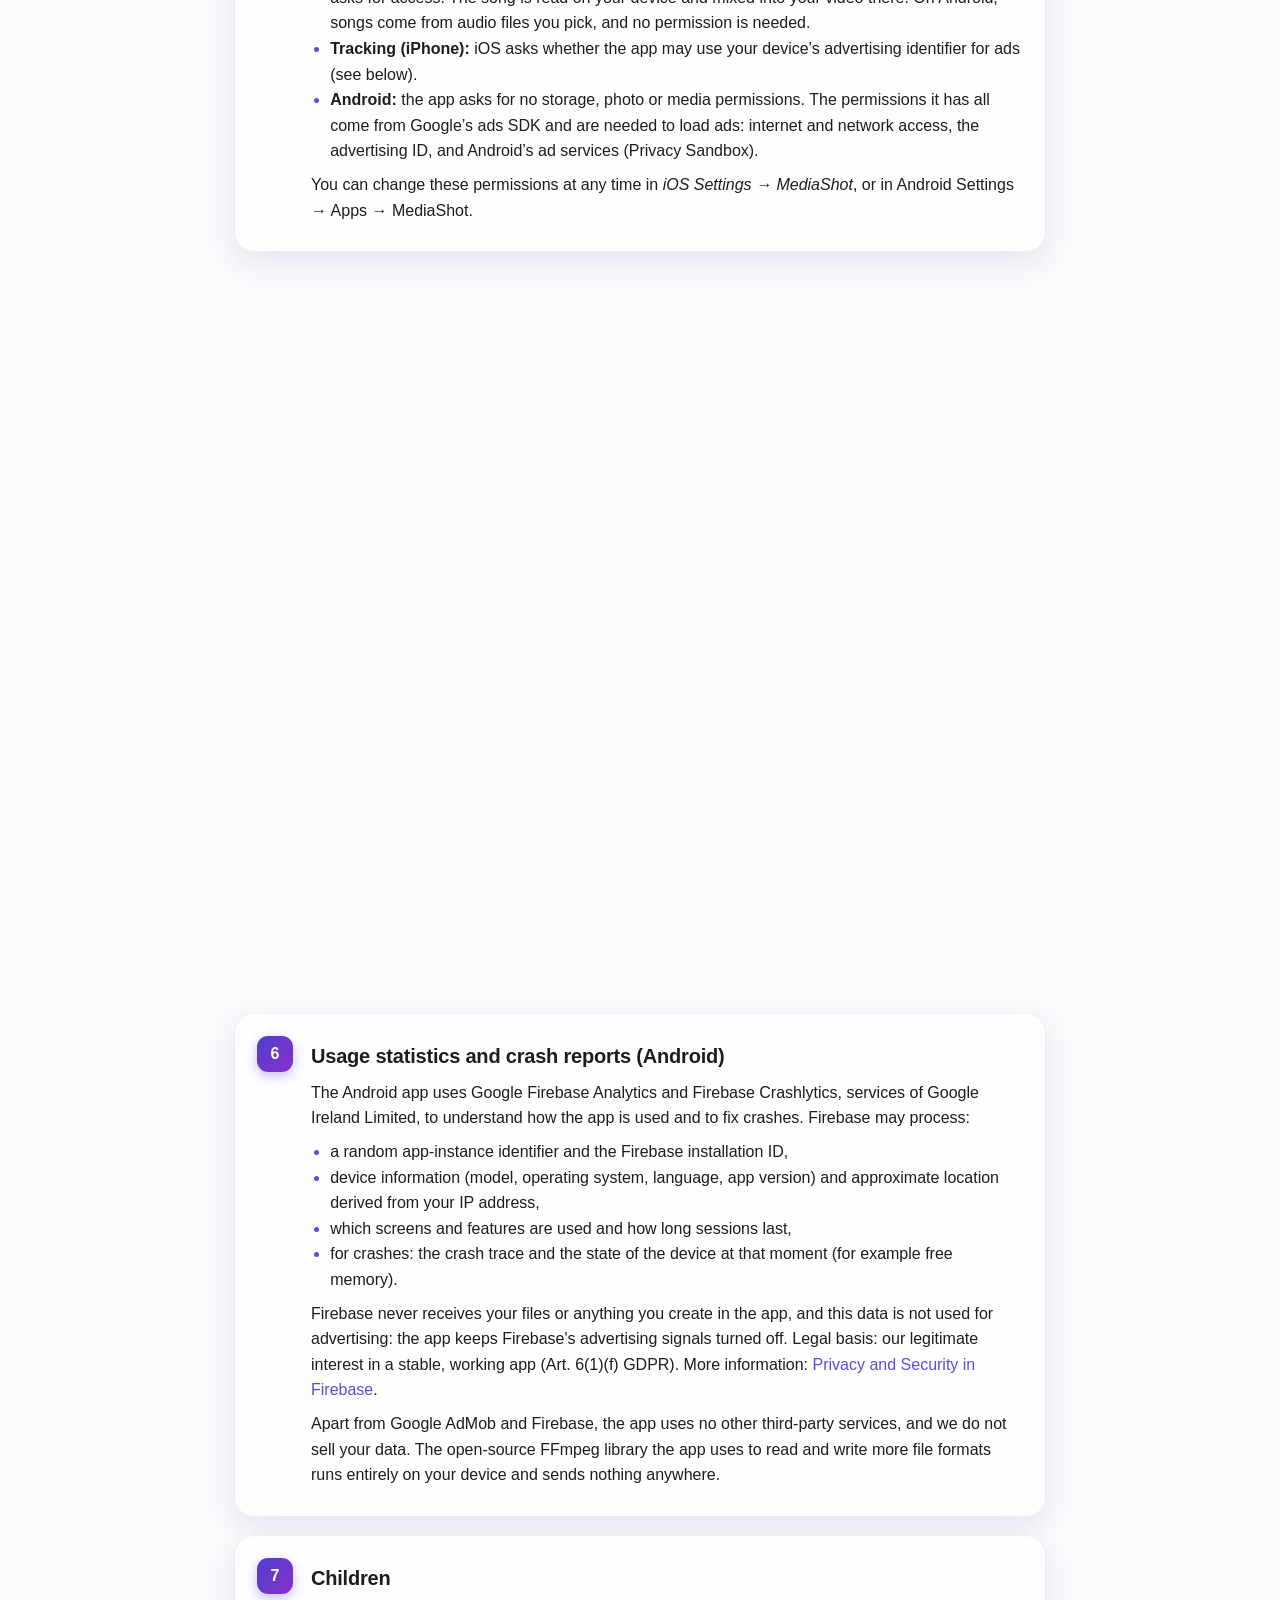
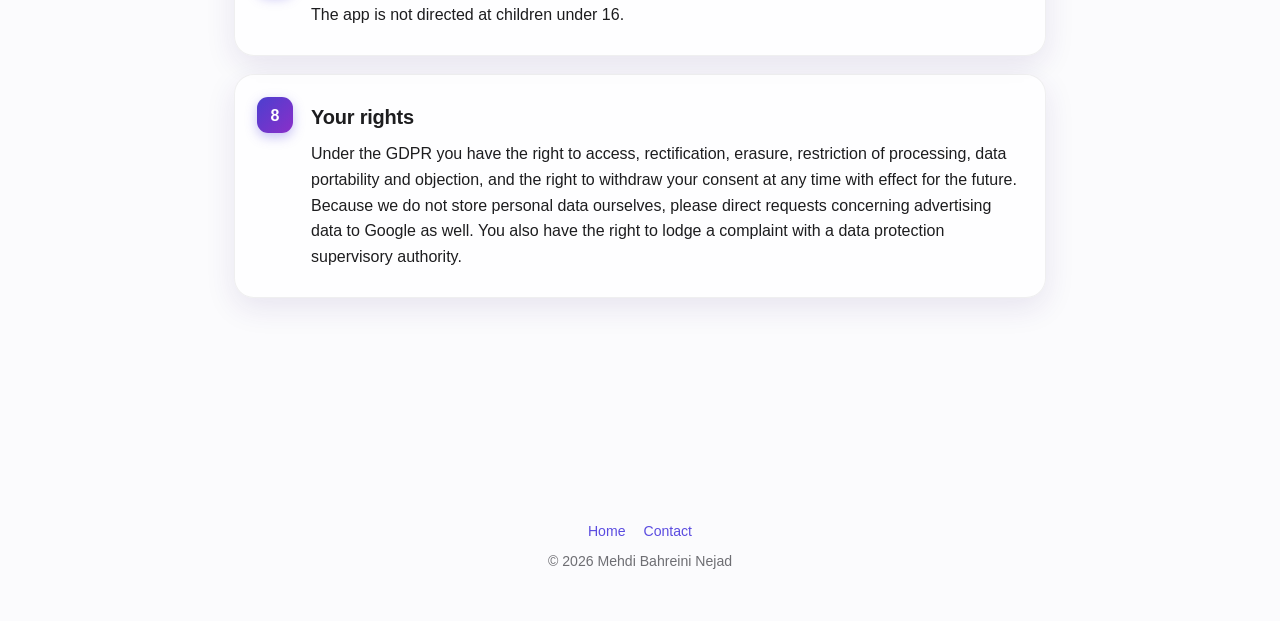
<file: mediashot/privacy.html>
<!DOCTYPE html>
<html lang="en" class="no-js">
<head>
<meta charset="utf-8">
<meta name="viewport" content="width=device-width, initial-scale=1">
<title>Privacy Policy – MediaShot</title>
<meta name="description" content="How the MediaShot app for iPhone, iPad and Android handles your data.">
<link rel="icon" href="/mediashot/icon.png">
<link rel="stylesheet" href="/mediashot/style.css">
<script src="/mediashot/site.js" defer></script>
</head>
<body>

<div class="backdrop" aria-hidden="true">
  <div class="blob one"></div>
  <div class="blob two"></div>
  <div class="blob three"></div>
</div>

<header class="topbar">
  <a class="brand" href="/mediashot/"><img src="/mediashot/icon.png" alt="">MediaShot</a>
</header>

<main>
  <section class="doc-hero">
    <img class="hero-icon" src="/mediashot/icon.png" alt="MediaShot app icon">
    <h1>Privacy Policy</h1>
    <p class="tagline">How MediaShot handles your data.</p>
    <span class="chip">Last updated: November 22, 2026</span>
  </section>

  <ul class="features highlights" data-stagger>
    <li class="card reveal"><span class="emoji" aria-hidden="true">🔒</span><strong>Files never leave your device</strong><span class="text">Every conversion and edit happens on your iPhone, iPad or Android device.</span></li>
    <li class="card reveal"><span class="emoji" aria-hidden="true">👤</span><strong>No account</strong><span class="text">You never sign up or log in.</span></li>
    <li class="card reveal"><span class="emoji" aria-hidden="true">📣</span><strong>Free with ads</strong><span class="text">Ads come from Google AdMob, with your consent where the law requires it.</span></li>
  </ul>

  <ul class="toc reveal">
    <li><a href="#responsible">Who is responsible</a></li>
    <li><a href="#files">Your files</a></li>
    <li><a href="#permissions">Permissions</a></li>
    <li><a href="#ads">Advertising</a></li>
    <li><a href="#tracking">Statistics &amp; crashes</a></li>
    <li><a href="#rights">Your rights</a></li>
  </ul>

  <section class="doc-section reveal" id="responsible">
    <span class="index">1</span>
    <h2>Who is responsible</h2>
    <p>Mehdi Bahreini Nejad<br>Email: <a href="mailto:mehsalbah@gmail.com">mehsalbah@gmail.com</a></p>
  </section>

  <section class="doc-section reveal" id="summary">
    <span class="index">2</span>
    <h2>Summary</h2>
    <p>MediaShot converts, compresses and edits videos, audio and images. You do not need an account. All processing happens on your device: the files you open, the text and music you add, and the results you create are never uploaded to us or anyone else. The app is free and shows ads provided by Google AdMob.</p>
  </section>

  <section class="doc-section reveal" id="files">
    <span class="index">3</span>
    <h2>Your files stay on your device</h2>
    <p>When you open a file, MediaShot makes a temporary working copy inside the app’s private storage, converts it there, and keeps the result until you save or share it. These copies are removed when you choose <em>Clear</em> or <em>Start Over</em>, and any that remain are deleted the next time the app starts. Deleting the app deletes them too.</p>
    <p>We never receive your files, their contents or their metadata. Files you save go only to the place you choose (in the Files app on iPhone, or in the system save dialog on Android), and files you share go only to the app or person you pick in the share sheet.</p>
  </section>

  <section class="doc-section reveal" id="permissions">
    <span class="index">4</span>
    <h2>Permissions</h2>
    <ul>
      <li><strong>Photos:</strong> MediaShot uses the system photo picker, so it only receives the photos or videos you select. It cannot see the rest of your library.</li>
      <li><strong>Files:</strong> the app can only open files you choose in the file browser, drag into it, or share to it from another app.</li>
      <li><strong>Music library (iPhone):</strong> only if you add a song from your Music library as background music, iOS asks for access. The song is read on your device and mixed into your video there. On Android, songs come from audio files you pick, and no permission is needed.</li>
      <li><strong>Tracking (iPhone):</strong> iOS asks whether the app may use your device’s advertising identifier for ads (see below).</li>
      <li><strong>Android:</strong> the app asks for no storage, photo or media permissions. The permissions it has all come from Google’s ads SDK and are needed to load ads: internet and network access, the advertising ID, and Android’s ad services (Privacy Sandbox).</li>
    </ul>
    <p>You can change these permissions at any time in <em>iOS Settings → MediaShot</em>, or in Android Settings → Apps → MediaShot.</p>
  </section>

  <section class="doc-section reveal" id="ads">
    <span class="index">5</span>
    <h2>Advertising (Google AdMob)</h2>
    <p>MediaShot shows full-screen ads using Google AdMob, a service of Google Ireland Limited, Gordon House, Barrow Street, Dublin 4, Ireland. Ads appear when you choose a file to open and when you save, share or start over with a result. To deliver ads, measure them and prevent fraud, Google may process:</p>
    <ul>
      <li>your IP address and approximate location derived from it,</li>
      <li>device information (model, operating system, language, app version),</li>
      <li>the advertising identifier: on iPhone the IDFA, only if you allow tracking in the iOS prompt; on Android the Google advertising ID, which you can reset or delete in Android Settings → Google → Ads (or Settings → Privacy → Ads),</li>
      <li>information about ads shown and your interactions with them.</li>
    </ul>
    <p>Google never receives your files or anything you create in the app.</p>
    <p><strong>Consent:</strong> When you first open the app in the EU/EEA, UK or Switzerland, a consent form from Google’s User Messaging Platform asks whether you agree to personalised ads. On iPhone, iOS then asks whether the app may track you. You can refuse; you may then see non-personalised or limited ads. You can change your choice at any time in the app under <em>About → Ad Privacy Choices</em> on iPhone or <em>About → Privacy Settings</em> on Android (shown when required in your region), and on iPhone the tracking permission in <em>iOS Settings → Privacy &amp; Security → Tracking</em>.</p>
    <p>Legal basis: your consent (Art. 6(1)(a) GDPR) for personalised advertising and access to device identifiers; our legitimate interest in financing the free app (Art. 6(1)(f) GDPR) for non-personalised ads. Google may transfer data to the USA; Google is certified under the EU-U.S. Data Privacy Framework.</p>
    <p>More information: <a href="https://policies.google.com/technologies/partner-sites">How Google uses information from apps that use its services</a> and <a href="https://policies.google.com/privacy">Google Privacy Policy</a>.</p>
  </section>

  <section class="doc-section reveal" id="tracking">
    <span class="index">6</span>
    <h2>Usage statistics and crash reports (Android)</h2>
    <p>The Android app uses Google Firebase Analytics and Firebase Crashlytics, services of Google Ireland Limited, to understand how the app is used and to fix crashes. Firebase may process:</p>
    <ul>
      <li>a random app-instance identifier and the Firebase installation ID,</li>
      <li>device information (model, operating system, language, app version) and approximate location derived from your IP address,</li>
      <li>which screens and features are used and how long sessions last,</li>
      <li>for crashes: the crash trace and the state of the device at that moment (for example free memory).</li>
    </ul>
    <p>Firebase never receives your files or anything you create in the app, and this data is not used for advertising: the app keeps Firebase's advertising signals turned off. Legal basis: our legitimate interest in a stable, working app (Art. 6(1)(f) GDPR). More information: <a href="https://firebase.google.com/support/privacy">Privacy and Security in Firebase</a>.</p>
    <p>Apart from Google AdMob and Firebase, the app uses no other third-party services, and we do not sell your data. The open-source FFmpeg library the app uses to read and write more file formats runs entirely on your device and sends nothing anywhere.</p>
  </section>

  <section class="doc-section reveal" id="children">
    <span class="index">7</span>
    <h2>Children</h2>
    <p>The app is not directed at children under 16.</p>
  </section>

  <section class="doc-section reveal" id="rights">
    <span class="index">8</span>
    <h2>Your rights</h2>
    <p>Under the GDPR you have the right to access, rectification, erasure, restriction of processing, data portability and objection, and the right to withdraw your consent at any time with effect for the future. Because we do not store personal data ourselves, please direct requests concerning advertising data to Google as well. You also have the right to lodge a complaint with a data protection supervisory authority.</p>
  </section>

  <section class="doc-section reveal" id="changes">
    <span class="index">9</span>
    <h2>Changes</h2>
    <p>We may update this policy when the app changes. The current version is always available on this page.</p>
  </section>
</main>

<footer>
  <div class="footer-links"><a href="/mediashot/">Home</a><a href="mailto:mehsalbah@gmail.com">Contact</a></div>
  © 2026 Mehdi Bahreini Nejad
</footer>

</body>
</html>
</file>
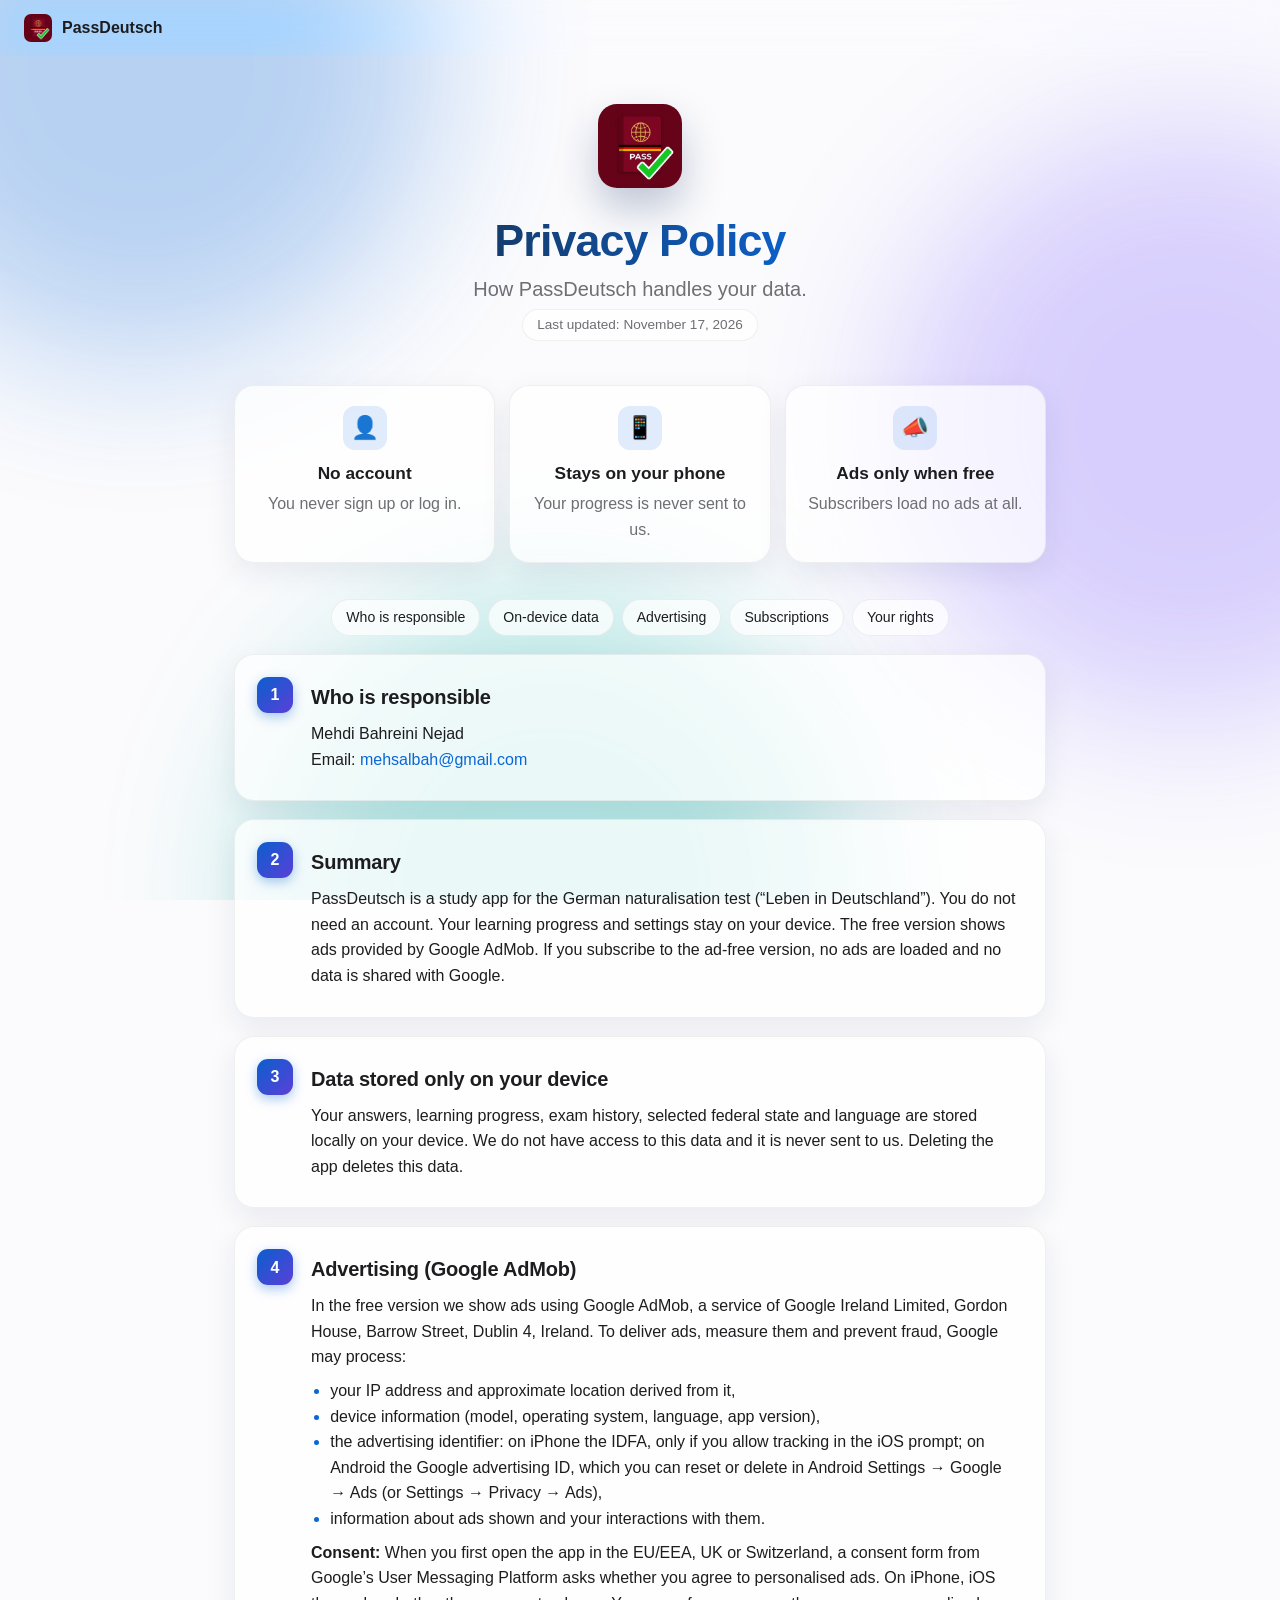
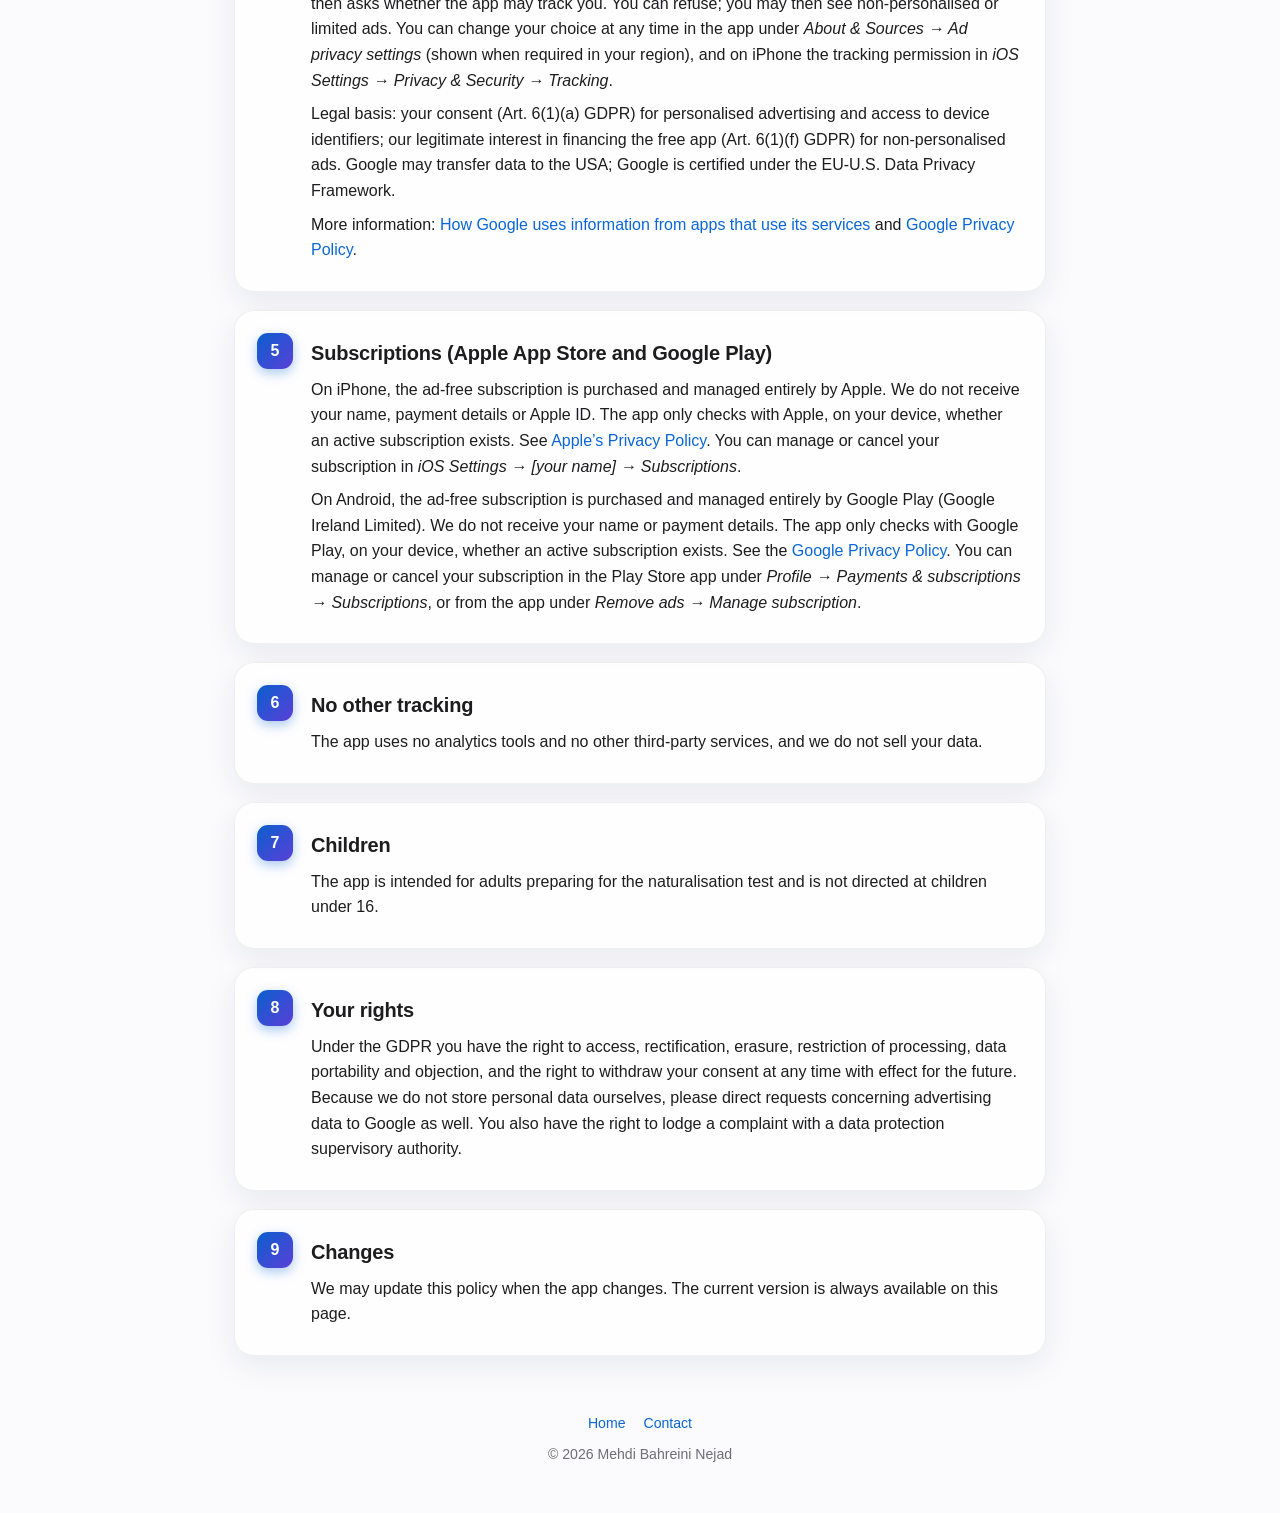
<file: passdeutsch/privacy.html>
<!DOCTYPE html>
<html lang="en" class="no-js">
<head>
<meta charset="utf-8">
<meta name="viewport" content="width=device-width, initial-scale=1">
<title>Privacy Policy – PassDeutsch</title>
<meta name="description" content="How the PassDeutsch app for iPhone and Android handles your data.">
<link rel="icon" href="/passdeutsch/icon.png">
<link rel="stylesheet" href="/passdeutsch/style.css">
<script src="/passdeutsch/site.js" defer></script>
</head>
<body>

<div class="backdrop" aria-hidden="true">
  <div class="blob one"></div>
  <div class="blob two"></div>
  <div class="blob three"></div>
</div>

<header class="topbar">
  <a class="brand" href="/passdeutsch/"><img src="/passdeutsch/icon.png" alt="">PassDeutsch</a>
</header>

<main>
  <section class="doc-hero">
    <img class="hero-icon" src="/passdeutsch/icon.png" alt="PassDeutsch app icon">
    <h1>Privacy Policy</h1>
    <p class="tagline">How PassDeutsch handles your data.</p>
    <span class="chip">Last updated: November 17, 2026</span>
  </section>

  <ul class="features highlights" data-stagger>
    <li class="card reveal"><span class="emoji" aria-hidden="true">👤</span><strong>No account</strong><span class="text">You never sign up or log in.</span></li>
    <li class="card reveal"><span class="emoji" aria-hidden="true">📱</span><strong>Stays on your phone</strong><span class="text">Your progress is never sent to us.</span></li>
    <li class="card reveal"><span class="emoji" aria-hidden="true">📣</span><strong>Ads only when free</strong><span class="text">Subscribers load no ads at all.</span></li>
  </ul>

  <ul class="toc reveal">
    <li><a href="#responsible">Who is responsible</a></li>
    <li><a href="#device">On-device data</a></li>
    <li><a href="#ads">Advertising</a></li>
    <li><a href="#subscriptions">Subscriptions</a></li>
    <li><a href="#rights">Your rights</a></li>
  </ul>

  <section class="doc-section reveal" id="responsible">
    <span class="index">1</span>
    <h2>Who is responsible</h2>
    <p>Mehdi Bahreini Nejad<br>Email: <a href="mailto:mehsalbah@gmail.com">mehsalbah@gmail.com</a></p>
  </section>

  <section class="doc-section reveal" id="summary">
    <span class="index">2</span>
    <h2>Summary</h2>
    <p>PassDeutsch is a study app for the German naturalisation test (“Leben in Deutschland”). You do not need an account. Your learning progress and settings stay on your device. The free version shows ads provided by Google AdMob. If you subscribe to the ad-free version, no ads are loaded and no data is shared with Google.</p>
  </section>

  <section class="doc-section reveal" id="device">
    <span class="index">3</span>
    <h2>Data stored only on your device</h2>
    <p>Your answers, learning progress, exam history, selected federal state and language are stored locally on your device. We do not have access to this data and it is never sent to us. Deleting the app deletes this data.</p>
  </section>

  <section class="doc-section reveal" id="ads">
    <span class="index">4</span>
    <h2>Advertising (Google AdMob)</h2>
    <p>In the free version we show ads using Google AdMob, a service of Google Ireland Limited, Gordon House, Barrow Street, Dublin 4, Ireland. To deliver ads, measure them and prevent fraud, Google may process:</p>
    <ul>
      <li>your IP address and approximate location derived from it,</li>
      <li>device information (model, operating system, language, app version),</li>
      <li>the advertising identifier: on iPhone the IDFA, only if you allow tracking in the iOS prompt; on Android the Google advertising ID, which you can reset or delete in Android Settings → Google → Ads (or Settings → Privacy → Ads),</li>
      <li>information about ads shown and your interactions with them.</li>
    </ul>
    <p><strong>Consent:</strong> When you first open the app in the EU/EEA, UK or Switzerland, a consent form from Google’s User Messaging Platform asks whether you agree to personalised ads. On iPhone, iOS then asks whether the app may track you. You can refuse; you may then see non-personalised or limited ads. You can change your choice at any time in the app under <em>About &amp; Sources → Ad privacy settings</em> (shown when required in your region), and on iPhone the tracking permission in <em>iOS Settings → Privacy &amp; Security → Tracking</em>.</p>
    <p>Legal basis: your consent (Art. 6(1)(a) GDPR) for personalised advertising and access to device identifiers; our legitimate interest in financing the free app (Art. 6(1)(f) GDPR) for non-personalised ads. Google may transfer data to the USA; Google is certified under the EU-U.S. Data Privacy Framework.</p>
    <p>More information: <a href="https://policies.google.com/technologies/partner-sites">How Google uses information from apps that use its services</a> and <a href="https://policies.google.com/privacy">Google Privacy Policy</a>.</p>
  </section>

  <section class="doc-section reveal" id="subscriptions">
    <span class="index">5</span>
    <h2>Subscriptions (Apple App Store and Google Play)</h2>
    <p>On iPhone, the ad-free subscription is purchased and managed entirely by Apple. We do not receive your name, payment details or Apple ID. The app only checks with Apple, on your device, whether an active subscription exists. See <a href="https://www.apple.com/legal/privacy/">Apple’s Privacy Policy</a>. You can manage or cancel your subscription in <em>iOS Settings → [your name] → Subscriptions</em>.</p>
    <p>On Android, the ad-free subscription is purchased and managed entirely by Google Play (Google Ireland Limited). We do not receive your name or payment details. The app only checks with Google Play, on your device, whether an active subscription exists. See the <a href="https://policies.google.com/privacy">Google Privacy Policy</a>. You can manage or cancel your subscription in the Play Store app under <em>Profile → Payments &amp; subscriptions → Subscriptions</em>, or from the app under <em>Remove ads → Manage subscription</em>.</p>
  </section>

  <section class="doc-section reveal" id="tracking">
    <span class="index">6</span>
    <h2>No other tracking</h2>
    <p>The app uses no analytics tools and no other third-party services, and we do not sell your data.</p>
  </section>

  <section class="doc-section reveal" id="children">
    <span class="index">7</span>
    <h2>Children</h2>
    <p>The app is intended for adults preparing for the naturalisation test and is not directed at children under 16.</p>
  </section>

  <section class="doc-section reveal" id="rights">
    <span class="index">8</span>
    <h2>Your rights</h2>
    <p>Under the GDPR you have the right to access, rectification, erasure, restriction of processing, data portability and objection, and the right to withdraw your consent at any time with effect for the future. Because we do not store personal data ourselves, please direct requests concerning advertising data to Google as well. You also have the right to lodge a complaint with a data protection supervisory authority.</p>
  </section>

  <section class="doc-section reveal" id="changes">
    <span class="index">9</span>
    <h2>Changes</h2>
    <p>We may update this policy when the app changes. The current version is always available on this page.</p>
  </section>
</main>

<footer>
  <div class="footer-links"><a href="/passdeutsch/">Home</a><a href="mailto:mehsalbah@gmail.com">Contact</a></div>
  © 2026 Mehdi Bahreini Nejad
</footer>

</body>
</html>
</file>
<file: callino/style.css>
/* Callino website: landing page and privacy policy. Same design as the PassDeutsch site, in Callino's teal. */

:root {
  --accent: #1f9187;
  --accent-2: #2ba59a;
  --accent-3: #12524d;
  --text: #1d1d1f;
  --muted: #6e6e73;
  --card: rgba(255, 255, 255, 0.72);
  --card-border: rgba(0, 0, 0, 0.06);
  --bg: #fbfbfd;
  --shadow: 0 10px 30px rgba(10, 60, 55, 0.08);
  --spring: cubic-bezier(0.34, 1.56, 0.64, 1);
  --ease-out: cubic-bezier(0.22, 1, 0.36, 1);
  /* Solid fills behind white text; not lightened in dark mode, so contrast holds. */
  --fill-1: #17786f;
  --fill-2: #12524d;
  color-scheme: light dark;
}

@media (prefers-color-scheme: dark) {
  :root {
    --accent: #4fd1c3;
    --accent-2: #2ba59a;
    --accent-3: #7ee8dc;
    --text: #f5f5f7;
    --muted: #a1a1a6;
    --card: rgba(22, 30, 29, 0.72);
    --card-border: rgba(255, 255, 255, 0.08);
    --bg: #0e1716;
    --shadow: 0 10px 30px rgba(0, 0, 0, 0.5);
  }
}

* { box-sizing: border-box; }
html { scroll-behavior: smooth; }

body {
  margin: 0;
  font-family: -apple-system, BlinkMacSystemFont, "Segoe UI", Roboto, sans-serif;
  line-height: 1.6;
  color: var(--text);
  background: var(--bg);
  overflow-x: hidden;
  -webkit-font-smoothing: antialiased;
}

a { color: var(--accent); text-decoration: none; }
a:hover { text-decoration: underline; }

/* ---------- Animated background ---------- */

.backdrop { position: fixed; inset: 0; z-index: -1; overflow: hidden; pointer-events: none; }
.blob {
  position: absolute; width: 46vmax; height: 46vmax; border-radius: 50%;
  filter: blur(80px); opacity: 0.26; will-change: transform;
}
.blob.one   { background: var(--accent);   top: -18vmax; left: -12vmax; animation: drift-one 22s ease-in-out infinite alternate; }
.blob.two   { background: var(--accent-3); top: 10vmax;  right: -16vmax; animation: drift-two 26s ease-in-out infinite alternate; }
.blob.three { background: var(--accent-2); bottom: -22vmax; left: 20vmax; animation: drift-three 30s ease-in-out infinite alternate; }
@keyframes drift-one   { to { transform: translate(14vmax, 10vmax) scale(1.15); } }
@keyframes drift-two   { to { transform: translate(-12vmax, 14vmax) scale(0.9); } }
@keyframes drift-three { to { transform: translate(-10vmax, -12vmax) scale(1.2); } }

/* ---------- Top bar ---------- */

.topbar {
  position: sticky; top: 0; z-index: 10;
  display: flex; justify-content: space-between; align-items: center;
  padding: 14px 24px;
  backdrop-filter: saturate(180%) blur(20px);
  -webkit-backdrop-filter: saturate(180%) blur(20px);
}
.brand { display: flex; align-items: center; gap: 10px; font-weight: 600; color: var(--text); }
.brand img { width: 28px; height: 28px; border-radius: 7px; }
.brand:hover { text-decoration: none; }

/* ---------- Layout ---------- */

main { max-width: 860px; margin: 0 auto; padding: 0 24px 24px; }

/* ---------- Hero ---------- */

.hero { text-align: center; padding: 56px 0 24px; }
.hero-icon {
  width: 128px; height: 128px; border-radius: 29px;
  box-shadow: 0 20px 40px rgba(10, 60, 55, 0.25);
  animation: pop-in 0.9s var(--spring) both, float 6s ease-in-out 1s infinite;
}
@keyframes pop-in { from { opacity: 0; transform: scale(0.4) rotate(-12deg); } to { opacity: 1; transform: scale(1) rotate(0); } }
@keyframes float { 0%, 100% { transform: translateY(0); } 50% { transform: translateY(-10px); } }

.hero h1, .doc-hero h1 {
  font-size: clamp(2.4em, 7vw, 3.6em);
  line-height: 1.1; margin: 24px 0 8px; letter-spacing: -0.02em;
  background: linear-gradient(90deg, var(--text) 0%, var(--accent) 30%, var(--accent-3) 50%, var(--accent) 70%, var(--text) 100%);
  background-size: 250% 100%;
  -webkit-background-clip: text; background-clip: text; color: transparent;
  animation: rise 0.8s var(--ease-out) 0.15s both, shimmer 7s linear 1.2s infinite;
}
@keyframes shimmer { to { background-position: -250% 0; } }

.tagline { font-size: 1.25em; color: var(--muted); margin: 0 auto; max-width: 34em; animation: rise 0.8s var(--ease-out) 0.3s both; }
.intro { font-size: 1.08em; max-width: 40em; margin: 20px auto 0; animation: rise 0.8s var(--ease-out) 0.45s both; }
@keyframes rise { from { opacity: 0; transform: translateY(24px); filter: blur(6px); } to { opacity: 1; transform: none; filter: none; } }

/* ---------- Features ---------- */

h2 { font-size: 1.6em; letter-spacing: -0.01em; margin: 56px 0 18px; text-align: center; }

.features {
  display: grid; grid-template-columns: repeat(auto-fit, minmax(240px, 1fr));
  gap: 14px; padding: 0; margin: 0; list-style: none; perspective: 900px;
}
.card {
  --mx: 50%; --my: 50%;
  position: relative; padding: 20px; border-radius: 20px;
  background: var(--card); border: 1px solid var(--card-border); box-shadow: var(--shadow);
  backdrop-filter: blur(12px); -webkit-backdrop-filter: blur(12px);
  overflow: hidden; transform-style: preserve-3d;
  transition: transform 0.25s var(--ease-out), box-shadow 0.25s var(--ease-out);
}
.card::before {
  content: ""; position: absolute; inset: 0; pointer-events: none; opacity: 0; transition: opacity 0.3s;
  background: radial-gradient(240px circle at var(--mx) var(--my), color-mix(in srgb, var(--accent) 18%, transparent), transparent 70%);
}
.card:hover::before { opacity: 1; }
.card:hover { box-shadow: 0 18px 40px rgba(10, 60, 55, 0.16); }
.card .emoji {
  display: inline-grid; place-items: center; width: 44px; height: 44px; margin-bottom: 10px;
  border-radius: 12px; font-size: 1.4em;
  background: color-mix(in srgb, var(--accent) 12%, transparent);
  transition: transform 0.5s var(--spring);
}
.card:hover .emoji { transform: scale(1.15) rotate(-8deg); }
.card strong { display: block; font-size: 1.08em; margin-bottom: 4px; }
.card span.text { color: var(--muted); }

/* ---------- Scroll reveal ---------- */

.reveal {
  opacity: 0; transform: translateY(32px) scale(0.97); filter: blur(4px);
  transition: opacity 0.8s var(--ease-out), transform 0.8s var(--ease-out), filter 0.8s var(--ease-out);
  transition-delay: var(--delay, 0s);
}
.reveal.visible { opacity: 1; transform: none; filter: none; }
.no-js .reveal { opacity: 1; transform: none; filter: none; }

/* ---------- Pricing & support ---------- */

.pill {
  display: block; width: fit-content; margin: 40px auto 0; padding: 12px 22px; border-radius: 999px; text-align: center;
  background: var(--card); border: 1px solid var(--card-border); box-shadow: var(--shadow);
}
.support { text-align: center; }
.support .links { display: flex; justify-content: center; flex-wrap: wrap; gap: 12px; margin-top: 16px; }
.button {
  display: inline-block; padding: 10px 22px; border-radius: 999px; font-weight: 600; color: #fff;
  background: linear-gradient(135deg, var(--fill-1), var(--fill-2));
  box-shadow: 0 6px 18px color-mix(in srgb, var(--accent) 40%, transparent);
  transition: transform 0.35s var(--spring), box-shadow 0.35s var(--ease-out);
}
.button:hover { text-decoration: none; transform: translateY(-2px) scale(1.04); }
.button.secondary { color: var(--accent); background: var(--card); border: 1px solid var(--card-border); box-shadow: var(--shadow); }

.note { max-width: 44em; margin: 48px auto 0; font-size: 0.88em; color: var(--muted); text-align: center; }
footer { text-align: center; font-size: 0.88em; color: var(--muted); padding: 32px 24px 48px; }

/* ---------- Document pages ---------- */

.doc-hero { text-align: center; padding: 48px 0 8px; }
.doc-hero .hero-icon { width: 84px; height: 84px; border-radius: 19px; }
.doc-hero h1 { font-size: clamp(2em, 6vw, 2.8em); margin-top: 20px; hyphens: auto; overflow-wrap: break-word; }

.chip {
  display: inline-block; margin-top: 4px; padding: 4px 14px; border-radius: 999px; font-size: 0.85em; color: var(--muted);
  background: var(--card); border: 1px solid var(--card-border); animation: rise 0.8s var(--ease-out) 0.3s both;
}
.highlights { margin-top: 36px; }
.highlights .card { text-align: center; }
.highlights .emoji { margin-inline: auto; }

.toc { display: flex; flex-wrap: wrap; justify-content: center; gap: 8px; margin: 36px 0 8px; padding: 0; list-style: none; }
.toc a {
  display: inline-block; padding: 6px 14px; border-radius: 999px; font-size: 0.88em; color: var(--text);
  background: var(--card); border: 1px solid var(--card-border);
  transition: transform 0.35s var(--spring), border-color 0.3s, color 0.3s;
}
.toc a:hover { text-decoration: none; transform: translateY(-2px); color: var(--accent); border-color: color-mix(in srgb, var(--accent) 40%, transparent); }

.doc-section {
  position: relative; margin-top: 18px; padding: 24px 24px 20px 76px; border-radius: 20px;
  background: var(--card); border: 1px solid var(--card-border); box-shadow: var(--shadow);
  backdrop-filter: blur(12px); -webkit-backdrop-filter: blur(12px); scroll-margin-top: 90px;
}
.doc-section .index {
  position: absolute; top: 22px; left: 22px; display: grid; place-items: center;
  width: 36px; height: 36px; border-radius: 11px; font-weight: 700; color: #fff;
  background: linear-gradient(135deg, var(--fill-1), var(--fill-2));
  box-shadow: 0 4px 12px color-mix(in srgb, var(--accent) 35%, transparent);
}
.doc-section h2 { text-align: left; margin: 2px 0 8px; font-size: 1.25em; }
.doc-section h3 { margin: 14px 0 4px; font-size: 1.02em; }
.doc-section p, .doc-section ul { margin: 8px 0; }
.doc-section ul { padding-left: 1.2em; }
.doc-section li::marker { color: var(--accent); }
.doc-section:target { animation: target-glow 1.6s var(--ease-out); }
@keyframes target-glow {
  0%   { box-shadow: 0 0 0 0 color-mix(in srgb, var(--accent) 60%, transparent); }
  100% { box-shadow: 0 0 0 14px transparent, var(--shadow); }
}

.footer-links { display: flex; justify-content: center; gap: 18px; margin-bottom: 8px; }

@media (max-width: 520px) {
  .topbar { padding: 12px 16px; }
  .doc-section { padding: 70px 18px 16px; }
  .doc-section .index { top: 20px; left: 18px; }
}

@media (prefers-reduced-motion: reduce) {
  *, *::before, *::after { animation: none !important; transition: none !important; }
  .reveal { opacity: 1; transform: none; filter: none; }
  .hero h1, .doc-hero h1 { background-position: 50% 0; }
}
</file>
<file: mediashot/style.css>
/* MediaShot site — shared by /mediashot/ and /mediashot/privacy.html */

@view-transition { navigation: auto; }

:root {
  --accent: #5b4ce0;
  --accent-2: #a347e8;
  --accent-3: #e0479e;
  --text: #1d1d1f;
  --muted: #6e6e73;
  --card: rgba(255, 255, 255, 0.72);
  --card-border: rgba(0, 0, 0, 0.06);
  --bg: #fbfbfd;
  --shadow: 0 10px 30px rgba(60, 30, 120, 0.1);
  --spring: cubic-bezier(0.34, 1.56, 0.64, 1);
  --ease-out: cubic-bezier(0.22, 1, 0.36, 1);
  /* Solid fills behind white text; not lightened in dark mode, so contrast holds. */
  --fill-1: #4c3fcf;
  --fill-2: #8a2fc9;
  color-scheme: light dark;
}

@media (prefers-color-scheme: dark) {
  :root {
    --accent: #9d93ff;
    --accent-2: #cf8bff;
    --accent-3: #ff7cc3;
    --text: #f5f5f7;
    --muted: #a1a1a6;
    --card: rgba(28, 28, 30, 0.72);
    --card-border: rgba(255, 255, 255, 0.08);
    --bg: #000;
    --shadow: 0 10px 30px rgba(0, 0, 0, 0.5);
  }
}

* { box-sizing: border-box; }

html { scroll-behavior: smooth; }

body {
  margin: 0;
  font-family: -apple-system, BlinkMacSystemFont, "Segoe UI", Roboto, sans-serif;
  line-height: 1.6;
  color: var(--text);
  background: var(--bg);
  overflow-x: hidden;
  -webkit-font-smoothing: antialiased;
}

a { color: var(--accent); text-decoration: none; }
a:hover { text-decoration: underline; }

/* ---------- Animated background ---------- */

.backdrop {
  position: fixed;
  inset: 0;
  z-index: -1;
  overflow: hidden;
  pointer-events: none;
  view-transition-name: backdrop;
}

.blob {
  position: absolute;
  width: 46vmax;
  height: 46vmax;
  border-radius: 50%;
  filter: blur(80px);
  opacity: 0.28;
  will-change: transform;
}
.blob.one   { background: var(--accent);   top: -18vmax; left: -12vmax; animation: drift-one 22s ease-in-out infinite alternate; }
.blob.two   { background: var(--accent-2); top: 10vmax;  right: -16vmax; animation: drift-two 26s ease-in-out infinite alternate; }
.blob.three { background: var(--accent-3); bottom: -22vmax; left: 20vmax; animation: drift-three 30s ease-in-out infinite alternate; }

@keyframes drift-one   { to { transform: translate(14vmax, 10vmax) scale(1.15); } }
@keyframes drift-two   { to { transform: translate(-12vmax, 14vmax) scale(0.9); } }
@keyframes drift-three { to { transform: translate(-10vmax, -12vmax) scale(1.2); } }

/* ---------- Top bar & language switch ---------- */

.topbar {
  position: sticky;
  top: 0;
  z-index: 10;
  display: flex;
  justify-content: space-between;
  align-items: center;
  padding: 14px 24px;
  backdrop-filter: saturate(180%) blur(20px);
  -webkit-backdrop-filter: saturate(180%) blur(20px);
  view-transition-name: topbar;
}

.brand {
  display: flex;
  align-items: center;
  gap: 10px;
  font-weight: 600;
  color: var(--text);
}
.brand img { width: 28px; height: 28px; border-radius: 7px; }
.brand:hover { text-decoration: none; }

.lang-switch {
  position: relative;
  display: grid;
  grid-template-columns: 1fr 1fr;
  padding: 4px;
  border-radius: 999px;
  background: var(--card);
  border: 1px solid var(--card-border);
  box-shadow: var(--shadow);
}

.lang-switch a {
  position: relative;
  z-index: 1;
  padding: 6px 16px;
  border-radius: 999px;
  font-size: 0.9em;
  font-weight: 600;
  text-align: center;
  color: var(--muted);
  transition: color 0.3s var(--ease-out);
}
.lang-switch a:hover { text-decoration: none; color: var(--text); }
.lang-switch a[aria-current="page"] { color: #fff; }

.lang-thumb {
  position: absolute;
  top: 4px;
  bottom: 4px;
  left: 4px;
  width: calc(50% - 4px);
  border-radius: 999px;
  background: linear-gradient(135deg, var(--fill-1), var(--fill-2));
  box-shadow: 0 4px 14px color-mix(in srgb, var(--accent) 45%, transparent);
  transition: transform 0.45s var(--spring);
  view-transition-name: lang-thumb;
}
html[lang="de"] .lang-thumb { transform: translateX(100%); }
/* Slides the thumb immediately on click, before the page changes. */
.lang-switch.to-de .lang-thumb { transform: translateX(100%); }
.lang-switch.to-en .lang-thumb { transform: translateX(0); }

/* ---------- Layout ---------- */

main {
  max-width: 860px;
  margin: 0 auto;
  padding: 0 24px 24px;
  view-transition-name: content;
}

/* ---------- Hero ---------- */

.hero { text-align: center; padding: 56px 0 24px; }

.hero-icon {
  width: 128px;
  height: 128px;
  border-radius: 29px;
  box-shadow: 0 20px 40px rgba(60, 30, 120, 0.3);
  animation: pop-in 0.9s var(--spring) both, float 6s ease-in-out 1s infinite;
}

@keyframes pop-in {
  from { opacity: 0; transform: scale(0.4) rotate(-12deg); }
  to   { opacity: 1; transform: scale(1) rotate(0); }
}
@keyframes float {
  0%, 100% { transform: translateY(0); }
  50%      { transform: translateY(-10px); }
}

.hero h1, .doc-hero h1 {
  font-size: clamp(2.4em, 7vw, 3.6em);
  line-height: 1.1;
  margin: 24px 0 8px;
  letter-spacing: -0.02em;
  background: linear-gradient(90deg, var(--text) 0%, var(--accent) 30%, var(--accent-2) 50%, var(--accent) 70%, var(--text) 100%);
  background-size: 250% 100%;
  -webkit-background-clip: text;
  background-clip: text;
  color: transparent;
  animation: rise 0.8s var(--ease-out) 0.15s both, shimmer 7s linear 1.2s infinite;
}
@keyframes shimmer { to { background-position: -250% 0; } }

.tagline {
  font-size: 1.25em;
  color: var(--muted);
  margin: 0 auto;
  max-width: 34em;
  animation: rise 0.8s var(--ease-out) 0.3s both;
}

.intro {
  font-size: 1.08em;
  max-width: 40em;
  margin: 20px auto 0;
  animation: rise 0.8s var(--ease-out) 0.45s both;
}

@keyframes rise {
  from { opacity: 0; transform: translateY(24px); filter: blur(6px); }
  to   { opacity: 1; transform: none; filter: none; }
}

/* ---------- Stats ---------- */

.stats {
  display: grid;
  grid-template-columns: repeat(3, 1fr);
  gap: 12px;
  margin: 40px 0 8px;
}
.stat {
  text-align: center;
  padding: 18px 8px;
  border-radius: 18px;
  background: var(--card);
  border: 1px solid var(--card-border);
  box-shadow: var(--shadow);
  backdrop-filter: blur(12px);
  -webkit-backdrop-filter: blur(12px);
}
.stat .num {
  display: block;
  font-size: 2.1em;
  font-weight: 700;
  line-height: 1.1;
  font-variant-numeric: tabular-nums;
  background: linear-gradient(135deg, var(--accent), var(--accent-2));
  -webkit-background-clip: text;
  background-clip: text;
  color: transparent;
}
.stat .label { font-size: 0.9em; color: var(--muted); }

/* ---------- Features ---------- */

h2 {
  font-size: 1.6em;
  letter-spacing: -0.01em;
  margin: 56px 0 18px;
  text-align: center;
}

.features {
  display: grid;
  grid-template-columns: repeat(auto-fit, minmax(240px, 1fr));
  gap: 14px;
  padding: 0;
  margin: 0;
  list-style: none;
  perspective: 900px;
}

.card {
  --mx: 50%;
  --my: 50%;
  position: relative;
  padding: 20px;
  border-radius: 20px;
  background: var(--card);
  border: 1px solid var(--card-border);
  box-shadow: var(--shadow);
  backdrop-filter: blur(12px);
  -webkit-backdrop-filter: blur(12px);
  overflow: hidden;
  transform-style: preserve-3d;
  transition: transform 0.25s var(--ease-out), box-shadow 0.25s var(--ease-out);
}
/* Soft light that follows the pointer. */
.card::before {
  content: "";
  position: absolute;
  inset: 0;
  background: radial-gradient(240px circle at var(--mx) var(--my), color-mix(in srgb, var(--accent) 18%, transparent), transparent 70%);
  opacity: 0;
  transition: opacity 0.3s;
  pointer-events: none;
}
.card:hover::before { opacity: 1; }
.card:hover { box-shadow: 0 18px 40px rgba(60, 30, 120, 0.18); }

.card .emoji {
  display: inline-grid;
  place-items: center;
  width: 44px;
  height: 44px;
  margin-bottom: 10px;
  border-radius: 12px;
  font-size: 1.4em;
  background: color-mix(in srgb, var(--accent) 12%, transparent);
  transition: transform 0.5s var(--spring);
}
.card:hover .emoji { transform: scale(1.15) rotate(-8deg); }
.card strong { display: block; font-size: 1.08em; margin-bottom: 4px; }
.card span.text { color: var(--muted); }

/* ---------- Scroll reveal ---------- */

.reveal {
  opacity: 0;
  transform: translateY(32px) scale(0.97);
  filter: blur(4px);
  transition:
    opacity 0.8s var(--ease-out),
    transform 0.8s var(--ease-out),
    filter 0.8s var(--ease-out);
  transition-delay: var(--delay, 0s);
}
.reveal.visible { opacity: 1; transform: none; filter: none; }
/* Without JavaScript nothing should stay hidden. */
.no-js .reveal { opacity: 1; transform: none; filter: none; }

/* ---------- Pricing & support ---------- */

.pill {
  display: block;
  width: fit-content;
  margin: 40px auto 0;
  padding: 12px 22px;
  border-radius: 999px;
  text-align: center;
  background: var(--card);
  border: 1px solid var(--card-border);
  box-shadow: var(--shadow);
}

.support { text-align: center; }
.support .links { display: flex; justify-content: center; flex-wrap: wrap; gap: 12px; margin-top: 16px; }

.button {
  display: inline-block;
  padding: 10px 22px;
  border-radius: 999px;
  font-weight: 600;
  color: #fff;
  background: linear-gradient(135deg, var(--fill-1), var(--fill-2));
  box-shadow: 0 6px 18px color-mix(in srgb, var(--accent) 40%, transparent);
  transition: transform 0.35s var(--spring), box-shadow 0.35s var(--ease-out);
}
.button:hover { text-decoration: none; transform: translateY(-2px) scale(1.04); }
.button.secondary {
  color: var(--accent);
  background: var(--card);
  border: 1px solid var(--card-border);
  box-shadow: var(--shadow);
}

.note {
  max-width: 44em;
  margin: 48px auto 0;
  font-size: 0.88em;
  color: var(--muted);
  text-align: center;
}

footer {
  text-align: center;
  font-size: 0.88em;
  color: var(--muted);
  padding: 32px 24px 48px;
}

@media (max-width: 520px) {
  .stats { gap: 8px; }
  .stat .num { font-size: 1.6em; }
  .topbar { padding: 12px 16px; }
}

/* ---------- Page-to-page transition between languages ---------- */

::view-transition-old(content),
::view-transition-new(content) {
  animation-duration: 0.6s;
  animation-timing-function: var(--ease-out);
  animation-fill-mode: both;
}
::view-transition-old(content) { animation-name: slide-out-left; }
::view-transition-new(content) { animation-name: slide-in-right; }

/* Going back to English reverses the direction. */
html:active-view-transition-type(to-en)::view-transition-old(content) { animation-name: slide-out-right; }
html:active-view-transition-type(to-en)::view-transition-new(content) { animation-name: slide-in-left; }

::view-transition-group(lang-thumb) {
  animation-duration: 0.5s;
  animation-timing-function: var(--spring);
}

@keyframes slide-out-left  { to   { opacity: 0; transform: translateX(-8%) scale(0.96); filter: blur(10px); } }
@keyframes slide-in-right  { from { opacity: 0; transform: translateX(8%) scale(0.96);  filter: blur(10px); } }
@keyframes slide-out-right { to   { opacity: 0; transform: translateX(8%) scale(0.96);  filter: blur(10px); } }
@keyframes slide-in-left   { from { opacity: 0; transform: translateX(-8%) scale(0.96); filter: blur(10px); } }

/* Fallback for browsers without cross-page view transitions. */
main.leaving-left  { animation: slide-out-left 0.35s var(--ease-out) forwards; }
main.leaving-right { animation: slide-out-right 0.35s var(--ease-out) forwards; }

/* ---------- Reduced motion ---------- */

@media (prefers-reduced-motion: reduce) {
  @view-transition { navigation: none; }
  *, *::before, *::after {
    animation: none !important;
    transition: none !important;
  }
  .reveal { opacity: 1; transform: none; filter: none; }
  .hero h1 { background-position: 50% 0; }
}

/* ---------- Document pages (privacy policy) ---------- */

.doc-hero { text-align: center; padding: 48px 0 8px; }
.doc-hero .hero-icon { width: 84px; height: 84px; border-radius: 19px; }
.doc-hero h1 { font-size: clamp(2em, 6vw, 2.8em); margin-top: 20px; hyphens: auto; overflow-wrap: break-word; }

.chip {
  display: inline-block;
  margin-top: 4px;
  padding: 4px 14px;
  border-radius: 999px;
  font-size: 0.85em;
  color: var(--muted);
  background: var(--card);
  border: 1px solid var(--card-border);
  animation: rise 0.8s var(--ease-out) 0.3s both;
}

.highlights { margin-top: 36px; }
.highlights .card { text-align: center; }
.highlights .emoji { margin-inline: auto; }

.toc {
  display: flex;
  flex-wrap: wrap;
  justify-content: center;
  gap: 8px;
  margin: 36px 0 8px;
  padding: 0;
  list-style: none;
}
.toc a {
  display: inline-block;
  padding: 6px 14px;
  border-radius: 999px;
  font-size: 0.88em;
  color: var(--text);
  background: var(--card);
  border: 1px solid var(--card-border);
  transition: transform 0.35s var(--spring), border-color 0.3s, color 0.3s;
}
.toc a:hover { text-decoration: none; transform: translateY(-2px); color: var(--accent); border-color: color-mix(in srgb, var(--accent) 40%, transparent); }

.doc-section {
  position: relative;
  margin-top: 18px;
  padding: 24px 24px 20px 76px;
  border-radius: 20px;
  background: var(--card);
  border: 1px solid var(--card-border);
  box-shadow: var(--shadow);
  backdrop-filter: blur(12px);
  -webkit-backdrop-filter: blur(12px);
  scroll-margin-top: 90px;
}
.doc-section .index {
  position: absolute;
  top: 22px;
  left: 22px;
  display: grid;
  place-items: center;
  width: 36px;
  height: 36px;
  border-radius: 11px;
  font-weight: 700;
  color: #fff;
  background: linear-gradient(135deg, var(--fill-1), var(--fill-2));
  box-shadow: 0 4px 12px color-mix(in srgb, var(--accent) 35%, transparent);
}
.doc-section h2 { text-align: left; margin: 2px 0 8px; font-size: 1.25em; }
.doc-section p, .doc-section ul { margin: 8px 0; }
.doc-section ul { padding-left: 1.2em; }
.doc-section li::marker { color: var(--accent); }
/* Briefly glows when reached through the table of contents. */
.doc-section:target { animation: target-glow 1.6s var(--ease-out); }
@keyframes target-glow {
  0%   { box-shadow: 0 0 0 0 color-mix(in srgb, var(--accent) 60%, transparent); }
  100% { box-shadow: 0 0 0 14px transparent, var(--shadow); }
}

.footer-links { display: flex; justify-content: center; gap: 18px; margin-bottom: 8px; }

@media (max-width: 520px) {
  .doc-section { padding: 70px 18px 16px; }
  .doc-section .index { top: 20px; left: 18px; }
}
</file>
<file: passdeutsch/style.css>
/* PassDeutsch landing page — shared by /passdeutsch/ (en) and /passdeutsch/de/ */

@view-transition { navigation: auto; }

:root {
  --accent: #0a66d8;
  --accent-2: #7b5cff;
  --accent-3: #00b3a4;
  --text: #1d1d1f;
  --muted: #6e6e73;
  --card: rgba(255, 255, 255, 0.72);
  --card-border: rgba(0, 0, 0, 0.06);
  --bg: #fbfbfd;
  --shadow: 0 10px 30px rgba(10, 40, 90, 0.08);
  --spring: cubic-bezier(0.34, 1.56, 0.64, 1);
  --ease-out: cubic-bezier(0.22, 1, 0.36, 1);
  /* Solid fills behind white text; not lightened in dark mode, so contrast holds. */
  --fill-1: #0a5fcc;
  --fill-2: #5b3fd9;
  color-scheme: light dark;
}

@media (prefers-color-scheme: dark) {
  :root {
    --accent: #6ea8ff;
    --accent-2: #a58bff;
    --accent-3: #3ee0cf;
    --text: #f5f5f7;
    --muted: #a1a1a6;
    --card: rgba(28, 28, 30, 0.72);
    --card-border: rgba(255, 255, 255, 0.08);
    --bg: #000;
    --shadow: 0 10px 30px rgba(0, 0, 0, 0.5);
  }
}

* { box-sizing: border-box; }

html { scroll-behavior: smooth; }

body {
  margin: 0;
  font-family: -apple-system, BlinkMacSystemFont, "Segoe UI", Roboto, sans-serif;
  line-height: 1.6;
  color: var(--text);
  background: var(--bg);
  overflow-x: hidden;
  -webkit-font-smoothing: antialiased;
}

a { color: var(--accent); text-decoration: none; }
a:hover { text-decoration: underline; }

/* ---------- Animated background ---------- */

.backdrop {
  position: fixed;
  inset: 0;
  z-index: -1;
  overflow: hidden;
  pointer-events: none;
  view-transition-name: backdrop;
}

.blob {
  position: absolute;
  width: 46vmax;
  height: 46vmax;
  border-radius: 50%;
  filter: blur(80px);
  opacity: 0.28;
  will-change: transform;
}
.blob.one   { background: var(--accent);   top: -18vmax; left: -12vmax; animation: drift-one 22s ease-in-out infinite alternate; }
.blob.two   { background: var(--accent-2); top: 10vmax;  right: -16vmax; animation: drift-two 26s ease-in-out infinite alternate; }
.blob.three { background: var(--accent-3); bottom: -22vmax; left: 20vmax; animation: drift-three 30s ease-in-out infinite alternate; }

@keyframes drift-one   { to { transform: translate(14vmax, 10vmax) scale(1.15); } }
@keyframes drift-two   { to { transform: translate(-12vmax, 14vmax) scale(0.9); } }
@keyframes drift-three { to { transform: translate(-10vmax, -12vmax) scale(1.2); } }

/* ---------- Top bar & language switch ---------- */

.topbar {
  position: sticky;
  top: 0;
  z-index: 10;
  display: flex;
  justify-content: space-between;
  align-items: center;
  padding: 14px 24px;
  backdrop-filter: saturate(180%) blur(20px);
  -webkit-backdrop-filter: saturate(180%) blur(20px);
  view-transition-name: topbar;
}

.brand {
  display: flex;
  align-items: center;
  gap: 10px;
  font-weight: 600;
  color: var(--text);
}
.brand img { width: 28px; height: 28px; border-radius: 7px; }
.brand:hover { text-decoration: none; }

.lang-switch {
  position: relative;
  display: grid;
  grid-template-columns: 1fr 1fr;
  padding: 4px;
  border-radius: 999px;
  background: var(--card);
  border: 1px solid var(--card-border);
  box-shadow: var(--shadow);
}

.lang-switch a {
  position: relative;
  z-index: 1;
  padding: 6px 16px;
  border-radius: 999px;
  font-size: 0.9em;
  font-weight: 600;
  text-align: center;
  color: var(--muted);
  transition: color 0.3s var(--ease-out);
}
.lang-switch a:hover { text-decoration: none; color: var(--text); }
.lang-switch a[aria-current="page"] { color: #fff; }

.lang-thumb {
  position: absolute;
  top: 4px;
  bottom: 4px;
  left: 4px;
  width: calc(50% - 4px);
  border-radius: 999px;
  background: linear-gradient(135deg, var(--fill-1), var(--fill-2));
  box-shadow: 0 4px 14px color-mix(in srgb, var(--accent) 45%, transparent);
  transition: transform 0.45s var(--spring);
  view-transition-name: lang-thumb;
}
html[lang="de"] .lang-thumb { transform: translateX(100%); }
/* Slides the thumb immediately on click, before the page changes. */
.lang-switch.to-de .lang-thumb { transform: translateX(100%); }
.lang-switch.to-en .lang-thumb { transform: translateX(0); }

/* ---------- Layout ---------- */

main {
  max-width: 860px;
  margin: 0 auto;
  padding: 0 24px 24px;
  view-transition-name: content;
}

/* ---------- Hero ---------- */

.hero { text-align: center; padding: 56px 0 24px; }

.hero-icon {
  width: 128px;
  height: 128px;
  border-radius: 29px;
  box-shadow: 0 20px 40px rgba(10, 40, 90, 0.25);
  animation: pop-in 0.9s var(--spring) both, float 6s ease-in-out 1s infinite;
}

@keyframes pop-in {
  from { opacity: 0; transform: scale(0.4) rotate(-12deg); }
  to   { opacity: 1; transform: scale(1) rotate(0); }
}
@keyframes float {
  0%, 100% { transform: translateY(0); }
  50%      { transform: translateY(-10px); }
}

.hero h1, .doc-hero h1 {
  font-size: clamp(2.4em, 7vw, 3.6em);
  line-height: 1.1;
  margin: 24px 0 8px;
  letter-spacing: -0.02em;
  background: linear-gradient(90deg, var(--text) 0%, var(--accent) 30%, var(--accent-2) 50%, var(--accent) 70%, var(--text) 100%);
  background-size: 250% 100%;
  -webkit-background-clip: text;
  background-clip: text;
  color: transparent;
  animation: rise 0.8s var(--ease-out) 0.15s both, shimmer 7s linear 1.2s infinite;
}
@keyframes shimmer { to { background-position: -250% 0; } }

.tagline {
  font-size: 1.25em;
  color: var(--muted);
  margin: 0 auto;
  max-width: 34em;
  animation: rise 0.8s var(--ease-out) 0.3s both;
}

.intro {
  font-size: 1.08em;
  max-width: 40em;
  margin: 20px auto 0;
  animation: rise 0.8s var(--ease-out) 0.45s both;
}

@keyframes rise {
  from { opacity: 0; transform: translateY(24px); filter: blur(6px); }
  to   { opacity: 1; transform: none; filter: none; }
}

/* ---------- Stats ---------- */

.stats {
  display: grid;
  grid-template-columns: repeat(3, 1fr);
  gap: 12px;
  margin: 40px 0 8px;
}
.stat {
  text-align: center;
  padding: 18px 8px;
  border-radius: 18px;
  background: var(--card);
  border: 1px solid var(--card-border);
  box-shadow: var(--shadow);
  backdrop-filter: blur(12px);
  -webkit-backdrop-filter: blur(12px);
}
.stat .num {
  display: block;
  font-size: 2.1em;
  font-weight: 700;
  line-height: 1.1;
  font-variant-numeric: tabular-nums;
  background: linear-gradient(135deg, var(--accent), var(--accent-2));
  -webkit-background-clip: text;
  background-clip: text;
  color: transparent;
}
.stat .label { font-size: 0.9em; color: var(--muted); }

/* ---------- Features ---------- */

h2 {
  font-size: 1.6em;
  letter-spacing: -0.01em;
  margin: 56px 0 18px;
  text-align: center;
}

.features {
  display: grid;
  grid-template-columns: repeat(auto-fit, minmax(240px, 1fr));
  gap: 14px;
  padding: 0;
  margin: 0;
  list-style: none;
  perspective: 900px;
}

.card {
  --mx: 50%;
  --my: 50%;
  position: relative;
  padding: 20px;
  border-radius: 20px;
  background: var(--card);
  border: 1px solid var(--card-border);
  box-shadow: var(--shadow);
  backdrop-filter: blur(12px);
  -webkit-backdrop-filter: blur(12px);
  overflow: hidden;
  transform-style: preserve-3d;
  transition: transform 0.25s var(--ease-out), box-shadow 0.25s var(--ease-out);
}
/* Soft light that follows the pointer. */
.card::before {
  content: "";
  position: absolute;
  inset: 0;
  background: radial-gradient(240px circle at var(--mx) var(--my), color-mix(in srgb, var(--accent) 18%, transparent), transparent 70%);
  opacity: 0;
  transition: opacity 0.3s;
  pointer-events: none;
}
.card:hover::before { opacity: 1; }
.card:hover { box-shadow: 0 18px 40px rgba(10, 40, 90, 0.16); }

.card .emoji {
  display: inline-grid;
  place-items: center;
  width: 44px;
  height: 44px;
  margin-bottom: 10px;
  border-radius: 12px;
  font-size: 1.4em;
  background: color-mix(in srgb, var(--accent) 12%, transparent);
  transition: transform 0.5s var(--spring);
}
.card:hover .emoji { transform: scale(1.15) rotate(-8deg); }
.card strong { display: block; font-size: 1.08em; margin-bottom: 4px; }
.card span.text { color: var(--muted); }

/* ---------- Scroll reveal ---------- */

.reveal {
  opacity: 0;
  transform: translateY(32px) scale(0.97);
  filter: blur(4px);
  transition:
    opacity 0.8s var(--ease-out),
    transform 0.8s var(--ease-out),
    filter 0.8s var(--ease-out);
  transition-delay: var(--delay, 0s);
}
.reveal.visible { opacity: 1; transform: none; filter: none; }
/* Without JavaScript nothing should stay hidden. */
.no-js .reveal { opacity: 1; transform: none; filter: none; }

/* ---------- Pricing & support ---------- */

.pill {
  display: block;
  width: fit-content;
  margin: 40px auto 0;
  padding: 12px 22px;
  border-radius: 999px;
  text-align: center;
  background: var(--card);
  border: 1px solid var(--card-border);
  box-shadow: var(--shadow);
}

.support { text-align: center; }
.support .links { display: flex; justify-content: center; flex-wrap: wrap; gap: 12px; margin-top: 16px; }

.button {
  display: inline-block;
  padding: 10px 22px;
  border-radius: 999px;
  font-weight: 600;
  color: #fff;
  background: linear-gradient(135deg, var(--fill-1), var(--fill-2));
  box-shadow: 0 6px 18px color-mix(in srgb, var(--accent) 40%, transparent);
  transition: transform 0.35s var(--spring), box-shadow 0.35s var(--ease-out);
}
.button:hover { text-decoration: none; transform: translateY(-2px) scale(1.04); }
.button.secondary {
  color: var(--accent);
  background: var(--card);
  border: 1px solid var(--card-border);
  box-shadow: var(--shadow);
}

.note {
  max-width: 44em;
  margin: 48px auto 0;
  font-size: 0.88em;
  color: var(--muted);
  text-align: center;
}

footer {
  text-align: center;
  font-size: 0.88em;
  color: var(--muted);
  padding: 32px 24px 48px;
}

@media (max-width: 520px) {
  .stats { gap: 8px; }
  .stat .num { font-size: 1.6em; }
  .topbar { padding: 12px 16px; }
}

/* ---------- Page-to-page transition between languages ---------- */

::view-transition-old(content),
::view-transition-new(content) {
  animation-duration: 0.6s;
  animation-timing-function: var(--ease-out);
  animation-fill-mode: both;
}
::view-transition-old(content) { animation-name: slide-out-left; }
::view-transition-new(content) { animation-name: slide-in-right; }

/* Going back to English reverses the direction. */
html:active-view-transition-type(to-en)::view-transition-old(content) { animation-name: slide-out-right; }
html:active-view-transition-type(to-en)::view-transition-new(content) { animation-name: slide-in-left; }

::view-transition-group(lang-thumb) {
  animation-duration: 0.5s;
  animation-timing-function: var(--spring);
}

@keyframes slide-out-left  { to   { opacity: 0; transform: translateX(-8%) scale(0.96); filter: blur(10px); } }
@keyframes slide-in-right  { from { opacity: 0; transform: translateX(8%) scale(0.96);  filter: blur(10px); } }
@keyframes slide-out-right { to   { opacity: 0; transform: translateX(8%) scale(0.96);  filter: blur(10px); } }
@keyframes slide-in-left   { from { opacity: 0; transform: translateX(-8%) scale(0.96); filter: blur(10px); } }

/* Fallback for browsers without cross-page view transitions. */
main.leaving-left  { animation: slide-out-left 0.35s var(--ease-out) forwards; }
main.leaving-right { animation: slide-out-right 0.35s var(--ease-out) forwards; }

/* ---------- Reduced motion ---------- */

@media (prefers-reduced-motion: reduce) {
  @view-transition { navigation: none; }
  *, *::before, *::after {
    animation: none !important;
    transition: none !important;
  }
  .reveal { opacity: 1; transform: none; filter: none; }
  .hero h1 { background-position: 50% 0; }
}

/* ---------- Document pages (privacy policy) ---------- */

.doc-hero { text-align: center; padding: 48px 0 8px; }
.doc-hero .hero-icon { width: 84px; height: 84px; border-radius: 19px; }
.doc-hero h1 { font-size: clamp(2em, 6vw, 2.8em); margin-top: 20px; hyphens: auto; overflow-wrap: break-word; }

.chip {
  display: inline-block;
  margin-top: 4px;
  padding: 4px 14px;
  border-radius: 999px;
  font-size: 0.85em;
  color: var(--muted);
  background: var(--card);
  border: 1px solid var(--card-border);
  animation: rise 0.8s var(--ease-out) 0.3s both;
}

.highlights { margin-top: 36px; }
.highlights .card { text-align: center; }
.highlights .emoji { margin-inline: auto; }

.toc {
  display: flex;
  flex-wrap: wrap;
  justify-content: center;
  gap: 8px;
  margin: 36px 0 8px;
  padding: 0;
  list-style: none;
}
.toc a {
  display: inline-block;
  padding: 6px 14px;
  border-radius: 999px;
  font-size: 0.88em;
  color: var(--text);
  background: var(--card);
  border: 1px solid var(--card-border);
  transition: transform 0.35s var(--spring), border-color 0.3s, color 0.3s;
}
.toc a:hover { text-decoration: none; transform: translateY(-2px); color: var(--accent); border-color: color-mix(in srgb, var(--accent) 40%, transparent); }

.doc-section {
  position: relative;
  margin-top: 18px;
  padding: 24px 24px 20px 76px;
  border-radius: 20px;
  background: var(--card);
  border: 1px solid var(--card-border);
  box-shadow: var(--shadow);
  backdrop-filter: blur(12px);
  -webkit-backdrop-filter: blur(12px);
  scroll-margin-top: 90px;
}
.doc-section .index {
  position: absolute;
  top: 22px;
  left: 22px;
  display: grid;
  place-items: center;
  width: 36px;
  height: 36px;
  border-radius: 11px;
  font-weight: 700;
  color: #fff;
  background: linear-gradient(135deg, var(--fill-1), var(--fill-2));
  box-shadow: 0 4px 12px color-mix(in srgb, var(--accent) 35%, transparent);
}
.doc-section h2 { text-align: left; margin: 2px 0 8px; font-size: 1.25em; }
.doc-section p, .doc-section ul { margin: 8px 0; }
.doc-section ul { padding-left: 1.2em; }
.doc-section li::marker { color: var(--accent); }
/* Briefly glows when reached through the table of contents. */
.doc-section:target { animation: target-glow 1.6s var(--ease-out); }
@keyframes target-glow {
  0%   { box-shadow: 0 0 0 0 color-mix(in srgb, var(--accent) 60%, transparent); }
  100% { box-shadow: 0 0 0 14px transparent, var(--shadow); }
}

.footer-links { display: flex; justify-content: center; gap: 18px; margin-bottom: 8px; }

@media (max-width: 520px) {
  .doc-section { padding: 70px 18px 16px; }
  .doc-section .index { top: 20px; left: 18px; }
}
</file>
